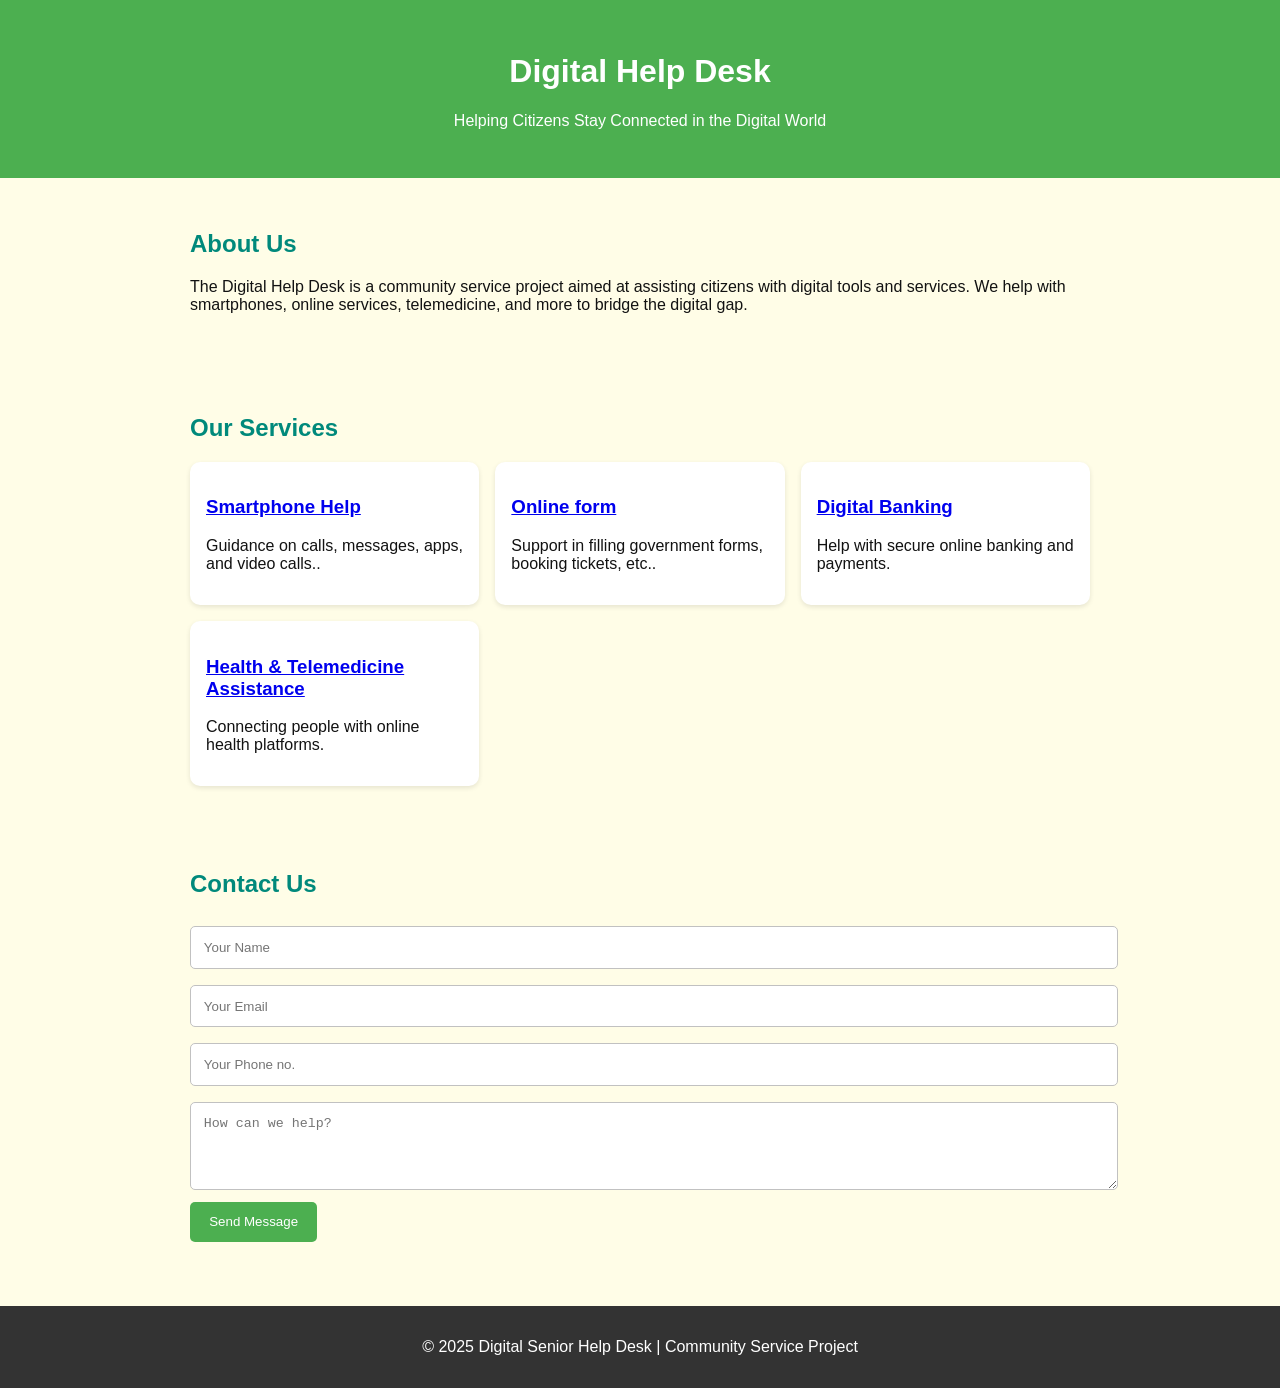
<file: index.html>
<!DOCTYPE html>
<html lang="en">
<head>
  <meta charset="UTF-8">
  <meta name="viewport" content="width=device-width, initial-scale=1.0">
  <title>Digital Help Desk</title>
  <link rel="stylesheet" href="styles.css">
</head>
<body>
  <header>
    <h1>Digital Help Desk</h1>
    <p>Helping Citizens Stay Connected in the Digital World</p>
  </header>

  <section>
    <h2>About Us</h2>
    <p>The Digital Help Desk is a community service project aimed at assisting citizens with digital tools and services. We help with smartphones, online services, telemedicine, and more to bridge the digital gap.</p>
  </section>

  <section>
    <h2>Our Services</h2>
    <div class="services">
      <div class="card">
  <h3><a href="smartphone.html">Smartphone Help</a></h3>
  <p>Guidance on calls, messages, apps, and video calls..</p>
</div>

      <div class="card">
         <h3><a href="onlineform.html">Online form</a></h3>
             <p>Support in filling government forms, booking tickets, etc..</p>
    </div>

      <div class="card">
        <h3><a href="bank.html">Digital Banking</a></h3>
             <p>Help with secure online banking and payments.</p>
    </div>
      <div class="card">
        <h3><a href="telemed.html">Health & Telemedicine Assistance</a></h3>
             <p>Connecting people with online health platforms.</p>
    </div>

    </div>
  </section>

  <section>
    <h2>Contact Us</h2>
    <form class="contact-form">
      <input type="text" placeholder="Your Name" required>
      <input type="email" placeholder="Your Email" required>
      <input type="email" placeholder="Your Phone no." required>
      <textarea rows="4" placeholder="How can we help?" required></textarea>
      <button type="submit">Send Message</button>
    </form>
  </section>

  <footer>
    <p>© 2025 Digital Senior Help Desk | Community Service Project</p>
  </footer>
</body>
</html>
</file>
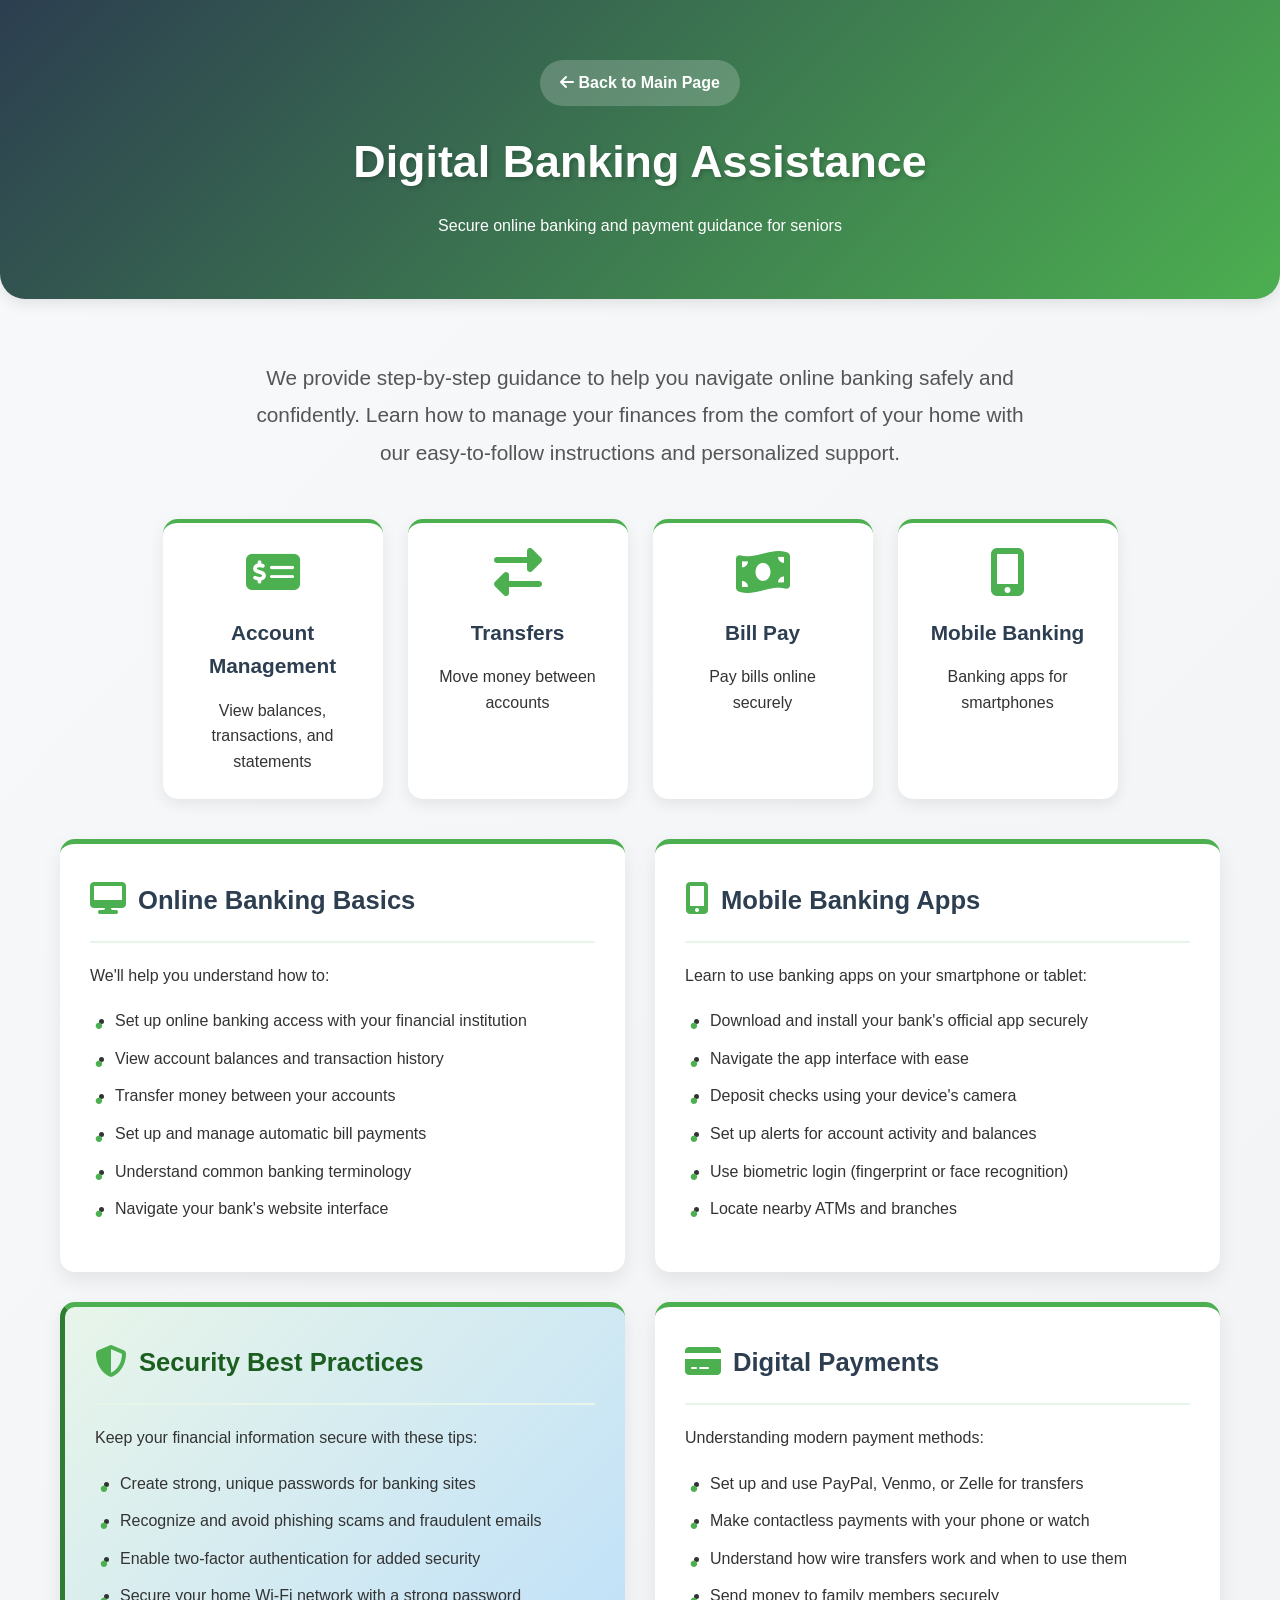
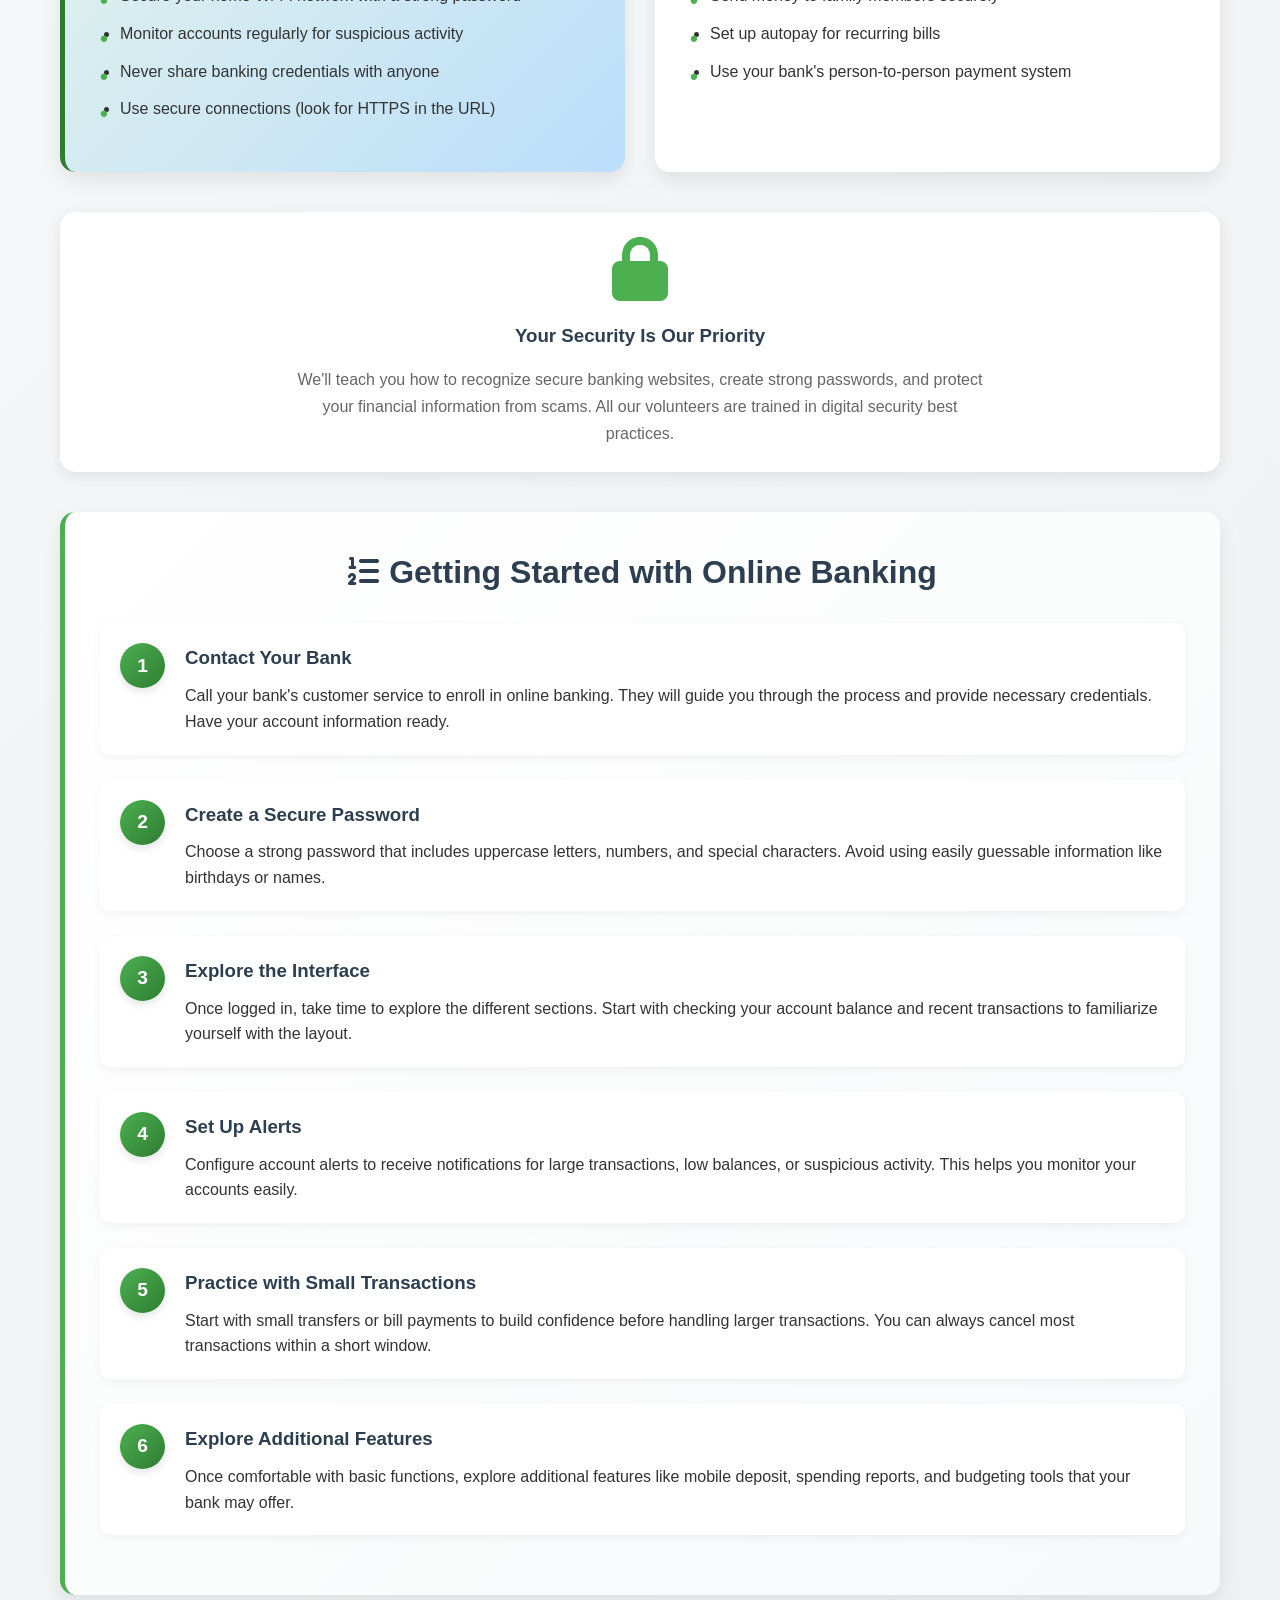
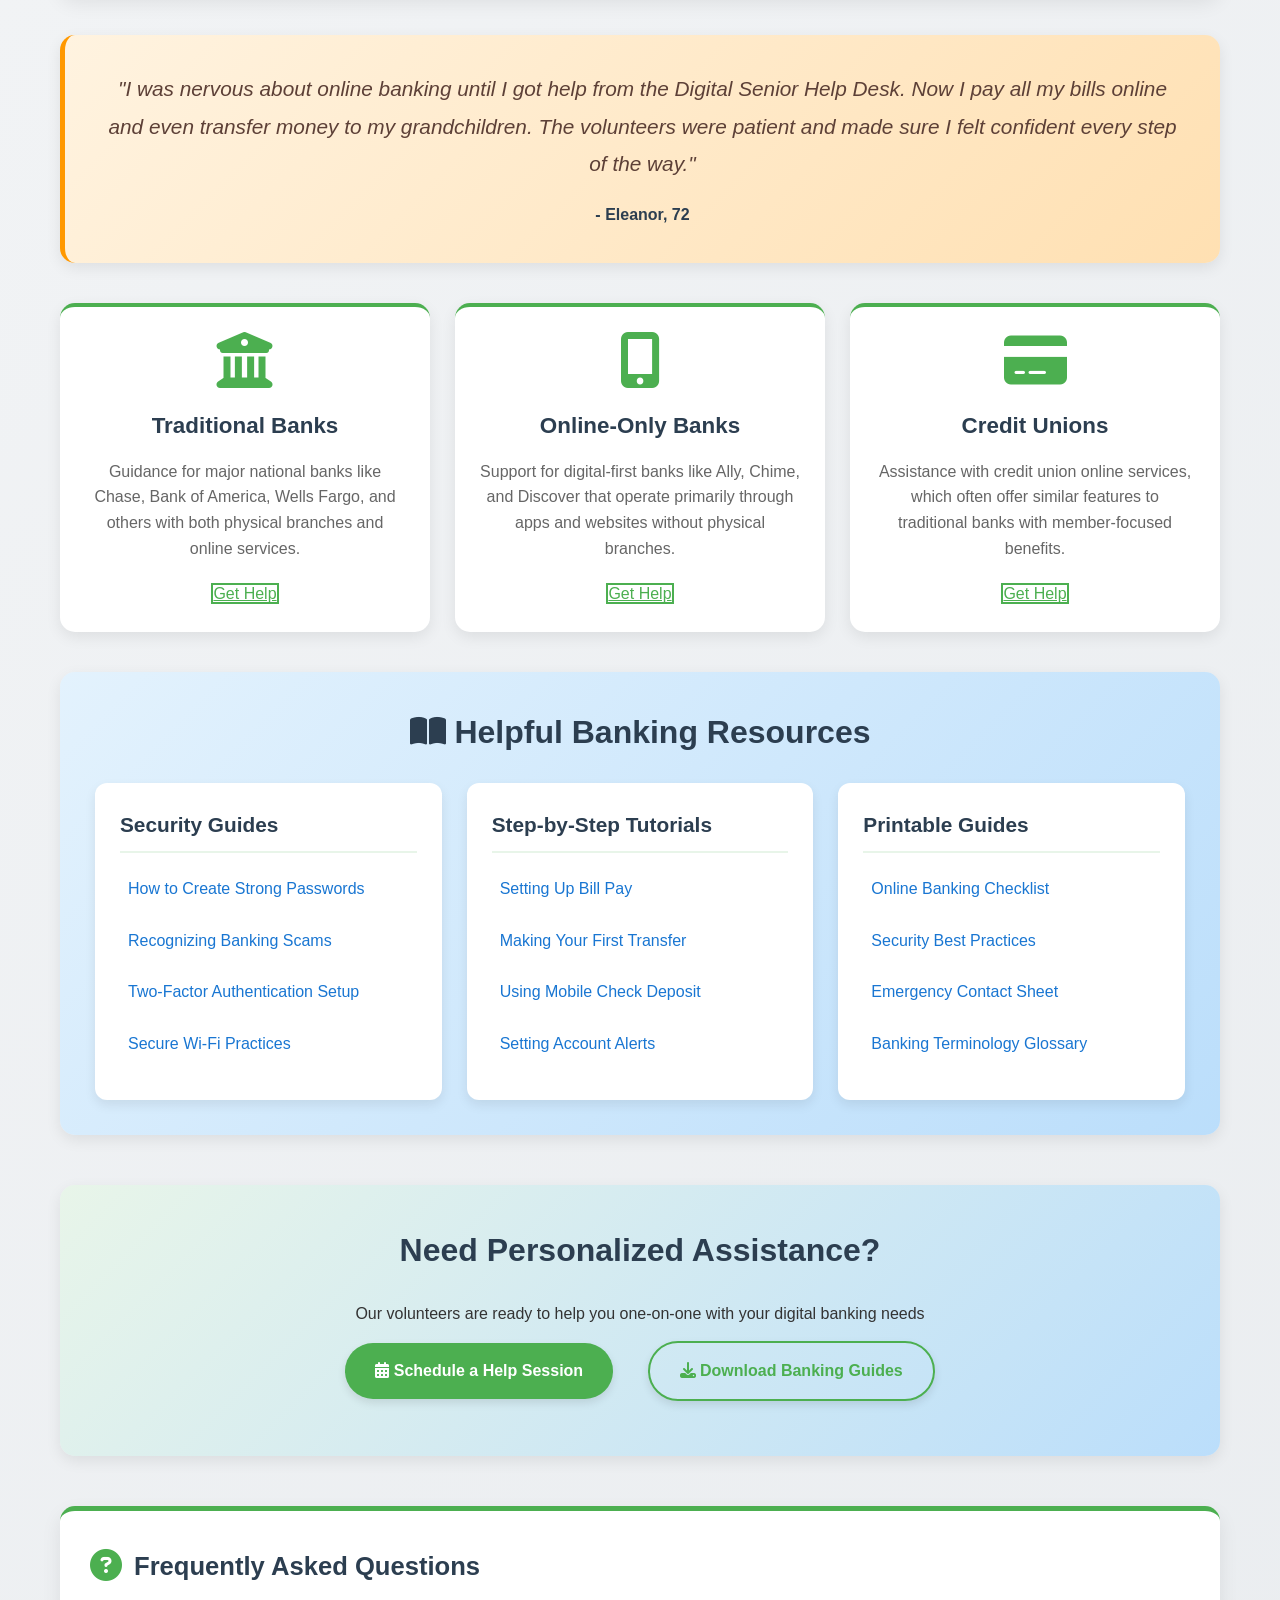
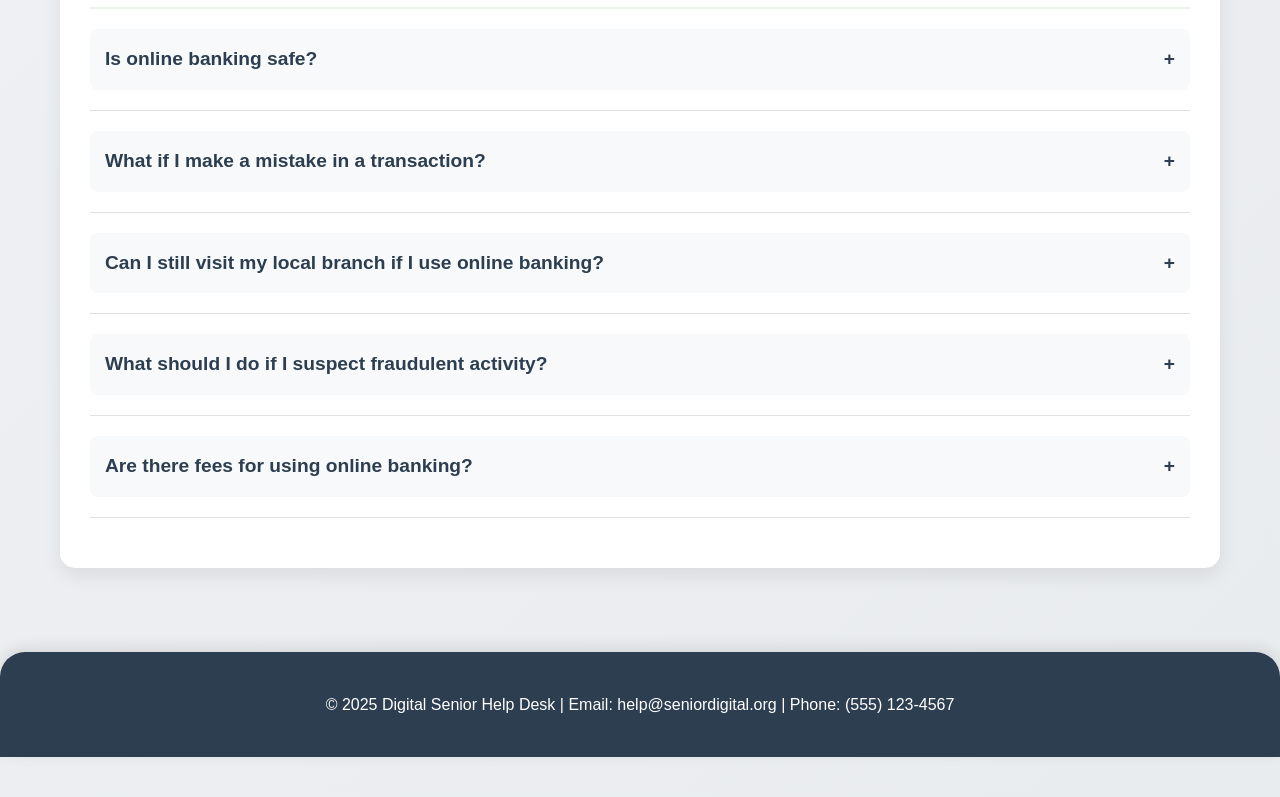
<file: bank.html>
<!DOCTYPE html>
<html lang="en">
<head>
    <meta charset="UTF-8">
    <meta name="viewport" content="width=device-width, initial-scale=1.0">
    <title>Digital Banking Assistance | Senior Help Desk</title>
    <link rel="stylesheet" href="https://cdnjs.cloudflare.com/ajax/libs/font-awesome/6.4.0/css/all.min.css">
    <style>
        * {
            margin: 0;
            padding: 0;
            box-sizing: border-box;
        }
        
        body {
            font-family: 'Segoe UI', Tahoma, Geneva, Verdana, sans-serif;
            line-height: 1.6;
            color: #333;
            background: linear-gradient(135deg, #f8f9fa 0%, #e9ecef 100%);
            padding-bottom: 40px;
            min-height: 100vh;
        }
        
        .container {
            max-width: 1200px;
            margin: 0 auto;
            padding: 20px;
        }
        
        header {
            background: linear-gradient(135deg, #2c3e50 0%, #4CAF50 100%);
            color: white;
            padding: 2.5rem;
            text-align: center;
            border-radius: 0 0 25px 25px;
            box-shadow: 0 4px 15px rgba(0,0,0,0.1);
            margin-bottom: 2.5rem;
        }
        
        .back-button {
            display: inline-block;
            margin-bottom: 20px;
            color: white;
            text-decoration: none;
            font-weight: bold;
            padding: 10px 20px;
            background-color: rgba(255, 255, 255, 0.2);
            border-radius: 50px;
            transition: all 0.3s ease;
        }
        
        .back-button:hover {
            background-color: rgba(255, 255, 255, 0.3);
            transform: translateY(-2px);
        }
        
        h1 {
            font-size: 2.8rem;
            margin-bottom: 1rem;
            text-shadow: 2px 2px 4px rgba(0,0,0,0.2);
        }
        
        .intro {
            text-align: center;
            margin-bottom: 3rem;
        }
        
        .intro p {
            font-size: 1.3rem;
            max-width: 800px;
            margin: 0 auto;
            color: #555;
            line-height: 1.8;
        }
        
        .content-grid {
            display: grid;
            grid-template-columns: 1fr 1fr;
            gap: 30px;
            margin-bottom: 40px;
        }
        
        @media (max-width: 900px) {
            .content-grid {
                grid-template-columns: 1fr;
            }
        }
        
        .card {
            background: white;
            border-radius: 15px;
            padding: 30px;
            box-shadow: 0 8px 20px rgba(0,0,0,0.08);
            transition: all 0.3s ease;
            border-top: 5px solid #4CAF50;
        }
        
        .card:hover {
            transform: translateY(-8px);
            box-shadow: 0 12px 25px rgba(0,0,0,0.12);
        }
        
        .card h3 {
            color: #2c3e50;
            margin-bottom: 20px;
            font-size: 1.6rem;
            display: flex;
            align-items: center;
            padding-bottom: 15px;
            border-bottom: 2px solid #e8f5e9;
        }
        
        .card h3 .icon {
            margin-right: 12px;
            font-size: 2rem;
            color: #4CAF50;
        }
        
        .card ul {
            padding-left: 25px;
            margin: 20px 0;
        }
        
        .card li {
            margin-bottom: 12px;
            position: relative;
        }
        
        .card li:before {
            content: "•";
            color: #4CAF50;
            font-weight: bold;
            position: absolute;
            left: -20px;
            font-size: 1.4rem;
        }
        
        .security-tips {
            background: linear-gradient(135deg, #E8F5E9 0%, #BBDEFB 100%);
            border-left: 5px solid #2E7D32;
        }
        
        .security-tips h3 {
            color: #1B5E20;
        }
        
        .help-section {
            background: linear-gradient(135deg, #E8F5E9 0%, #BBDEFB 100%);
            padding: 40px;
            border-radius: 15px;
            margin: 50px 0;
            text-align: center;
            box-shadow: 0 5px 15px rgba(0,0,0,0.08);
        }
        
        .help-section h2 {
            color: #2c3e50;
            margin-bottom: 25px;
            font-size: 2rem;
        }
        
        .btn {
            display: inline-block;
            background: #4CAF50;
            color: white;
            padding: 15px 30px;
            border-radius: 50px;
            text-decoration: none;
            font-weight: bold;
            margin: 15px;
            transition: all 0.3s ease;
            box-shadow: 0 4px 8px rgba(0,0,0,0.1);
        }
        
        .btn:hover {
            background: #2E7D32;
            transform: translateY(-3px);
            box-shadow: 0 8px 15px rgba(0,0,0,0.15);
        }
        
        .btn-outline {
            background: transparent;
            border: 2px solid #4CAF50;
            color: #4CAF50;
        }
        
        .btn-outline:hover {
            background: #4CAF50;
            color: white;
        }
        
        .step-by-step {
            background: linear-gradient(135deg, #ffffff 0%, #f8f9fa 100%);
            border-radius: 15px;
            padding: 35px;
            margin: 40px 0;
            box-shadow: 0 8px 20px rgba(0,0,0,0.08);
            border-left: 5px solid #4CAF50;
        }
        
        .step-by-step h2 {
            color: #2c3e50;
            margin-bottom: 25px;
            text-align: center;
            font-size: 2rem;
        }
        
        .step {
            display: flex;
            margin-bottom: 25px;
            align-items: flex-start;
            background: white;
            padding: 20px;
            border-radius: 10px;
            box-shadow: 0 3px 10px rgba(0,0,0,0.05);
        }
        
        .step-number {
            background: linear-gradient(135deg, #4CAF50 0%, #2E7D32 100%);
            color: white;
            width: 45px;
            height: 45px;
            border-radius: 50%;
            display: flex;
            justify-content: center;
            align-items: center;
            font-weight: bold;
            margin-right: 20px;
            flex-shrink: 0;
            font-size: 1.2rem;
            box-shadow: 0 4px 8px rgba(0,0,0,0.1);
        }
        
        .step-content {
            flex: 1;
        }
        
        .step-content h3 {
            color: #2c3e50;
            margin-bottom: 10px;
        }
        
        footer {
            text-align: center;
            background: #2c3e50;
            color: white;
            padding: 2.5rem;
            margin-top: 4rem;
            border-radius: 25px 25px 0 0;
            box-shadow: 0 -4px 15px rgba(0,0,0,0.1);
        }
        
        .faq-item {
            margin-bottom: 20px;
            border-bottom: 1px solid #e0e0e0;
            padding-bottom: 20px;
        }
        
        .faq-question {
            font-weight: bold;
            color: #2c3e50;
            cursor: pointer;
            display: flex;
            justify-content: space-between;
            align-items: center;
            font-size: 1.2rem;
            padding: 15px;
            background: #f8f9fa;
            border-radius: 8px;
            transition: all 0.3s ease;
        }
        
        .faq-question:hover {
            background: #e9ecef;
        }
        
        .faq-answer {
            margin-top: 15px;
            padding: 0 15px;
            color: #555;
            line-height: 1.7;
            display: none;
        }
        
        .banking-services {
            display: flex;
            justify-content: center;
            flex-wrap: wrap;
            gap: 25px;
            margin: 40px 0;
        }
        
        .service {
            background: white;
            padding: 25px;
            border-radius: 15px;
            width: 220px;
            text-align: center;
            box-shadow: 0 5px 15px rgba(0,0,0,0.08);
            transition: all 0.3s ease;
            border-top: 4px solid #4CAF50;
        }
        
        .service:hover {
            transform: translateY(-8px);
            box-shadow: 0 12px 20px rgba(0,0,0,0.12);
        }
        
        .service i {
            font-size: 3rem;
            color: #4CAF50;
            margin-bottom: 20px;
        }
        
        .service h4 {
            color: #2c3e50;
            margin-bottom: 15px;
            font-size: 1.3rem;
        }
        
        .resources {
            background: linear-gradient(135deg, #E3F2FD 0%, #BBDEFB 100%);
            padding: 35px;
            border-radius: 15px;
            margin: 40px 0;
            box-shadow: 0 5px 15px rgba(0,0,0,0.08);
        }
        
        .resources h2 {
            color: #2c3e50;
            margin-bottom: 25px;
            text-align: center;
            font-size: 2rem;
        }
        
        .resource-list {
            display: grid;
            grid-template-columns: repeat(auto-fit, minmax(300px, 1fr));
            gap: 25px;
        }
        
        .resource-item {
            background: white;
            padding: 25px;
            border-radius: 12px;
            box-shadow: 0 5px 12px rgba(0,0,0,0.08);
            transition: all 0.3s ease;
        }
        
        .resource-item:hover {
            transform: translateY(-5px);
        }
        
        .resource-item h4 {
            color: #2c3e50;
            margin-bottom: 15px;
            font-size: 1.3rem;
            border-bottom: 2px solid #e8f5e9;
            padding-bottom: 10px;
        }
        
        .resource-item a {
            color: #1976D2;
            text-decoration: none;
            display: block;
            margin: 10px 0;
            transition: all 0.3s ease;
            padding: 8px;
            border-radius: 5px;
        }
        
        .resource-item a:hover {
            background: #f0f4f8;
            padding-left: 12px;
        }
        
        .platforms {
            display: grid;
            grid-template-columns: repeat(auto-fit, minmax(280px, 1fr));
            gap: 25px;
            margin: 40px 0;
        }
        
        .platform {
            background: white;
            padding: 25px;
            border-radius: 15px;
            box-shadow: 0 5px 15px rgba(0,0,0,0.08);
            text-align: center;
            transition: all 0.3s ease;
            border-top: 4px solid #4CAF50;
        }
        
        .platform:hover {
            transform: translateY(-5px);
            box-shadow: 0 10px 20px rgba(0,0,0,0.12);
        }
        
        .platform i {
            font-size: 3.5rem;
            color: #4CAF50;
            margin-bottom: 20px;
        }
        
        .platform h4 {
            color: #2c3e50;
            margin-bottom: 15px;
            font-size: 1.4rem;
        }
        
        .platform p {
            color: #666;
            margin-bottom: 20px;
            line-height: 1.6;
        }
        
        .testimonial {
            background: linear-gradient(135deg, #FFF3E0 0%, #FFE0B2 100%);
            padding: 35px;
            border-radius: 15px;
            margin: 40px 0;
            text-align: center;
            font-style: italic;
            box-shadow: 0 5px 15px rgba(0,0,0,0.08);
            border-left: 5px solid #FF9800;
        }
        
        .testimonial p {
            font-size: 1.3rem;
            margin-bottom: 20px;
            line-height: 1.8;
            color: #5D4037;
        }
        
        .testimonial .author {
            font-weight: bold;
            color: #2c3e50;
            font-style: normal;
        }
        
        .security-badge {
            text-align: center;
            margin: 40px 0;
            padding: 25px;
            background: white;
            border-radius: 15px;
            box-shadow: 0 5px 15px rgba(0,0,0,0.08);
        }
        
        .security-badge i {
            font-size: 4rem;
            color: #4CAF50;
            margin-bottom: 20px;
        }
        
        .security-badge h3 {
            color: #2c3e50;
            margin-bottom: 15px;
        }
        
        .security-badge p {
            color: #666;
            max-width: 700px;
            margin: 0 auto;
            line-height: 1.7;
        }
    </style>
</head>
<body>
    <header>
        <div class="container">
            <a href="index.html" class="back-button"><i class="fas fa-arrow-left"></i> Back to Main Page</a>
            <h1>Digital Banking Assistance</h1>
            <p>Secure online banking and payment guidance for seniors</p>
        </div>
    </header>

    <div class="container">
        <div class="intro">
            <p>We provide step-by-step guidance to help you navigate online banking safely and confidently. Learn how to manage your finances from the comfort of your home with our easy-to-follow instructions and personalized support.</p>
        </div>

        <div class="banking-services">
            <div class="service">
                <i class="fas fa-money-check-alt"></i>
                <h4>Account Management</h4>
                <p>View balances, transactions, and statements</p>
            </div>
            <div class="service">
                <i class="fas fa-exchange-alt"></i>
                <h4>Transfers</h4>
                <p>Move money between accounts</p>
            </div>
            <div class="service">
                <i class="fas fa-money-bill-wave"></i>
                <h4>Bill Pay</h4>
                <p>Pay bills online securely</p>
            </div>
            <div class="service">
                <i class="fas fa-mobile-alt"></i>
                <h4>Mobile Banking</h4>
                <p>Banking apps for smartphones</p>
            </div>
        </div>

        <div class="content-grid">
            <div class="card">
                <h3><span class="icon"><i class="fas fa-desktop"></i></span> Online Banking Basics</h3>
                <p>We'll help you understand how to:</p>
                <ul>
                    <li>Set up online banking access with your financial institution</li>
                    <li>View account balances and transaction history</li>
                    <li>Transfer money between your accounts</li>
                    <li>Set up and manage automatic bill payments</li>
                    <li>Understand common banking terminology</li>
                    <li>Navigate your bank's website interface</li>
                </ul>
            </div>

            <div class="card">
                <h3><span class="icon"><i class="fas fa-mobile-alt"></i></span> Mobile Banking Apps</h3>
                <p>Learn to use banking apps on your smartphone or tablet:</p>
                <ul>
                    <li>Download and install your bank's official app securely</li>
                    <li>Navigate the app interface with ease</li>
                    <li>Deposit checks using your device's camera</li>
                    <li>Set up alerts for account activity and balances</li>
                    <li>Use biometric login (fingerprint or face recognition)</li>
                    <li>Locate nearby ATMs and branches</li>
                </ul>
            </div>

            <div class="card security-tips">
                <h3><span class="icon"><i class="fas fa-shield-alt"></i></span> Security Best Practices</h3>
                <p>Keep your financial information secure with these tips:</p>
                <ul>
                    <li>Create strong, unique passwords for banking sites</li>
                    <li>Recognize and avoid phishing scams and fraudulent emails</li>
                    <li>Enable two-factor authentication for added security</li>
                    <li>Secure your home Wi-Fi network with a strong password</li>
                    <li>Monitor accounts regularly for suspicious activity</li>
                    <li>Never share banking credentials with anyone</li>
                    <li>Use secure connections (look for HTTPS in the URL)</li>
                </ul>
            </div>

            <div class="card">
                <h3><span class="icon"><i class="fas fa-credit-card"></i></span> Digital Payments</h3>
                <p>Understanding modern payment methods:</p>
                <ul>
                    <li>Set up and use PayPal, Venmo, or Zelle for transfers</li>
                    <li>Make contactless payments with your phone or watch</li>
                    <li>Understand how wire transfers work and when to use them</li>
                    <li>Send money to family members securely</li>
                    <li>Set up autopay for recurring bills</li>
                    <li>Use your bank's person-to-person payment system</li>
                </ul>
            </div>
        </div>

        <div class="security-badge">
            <i class="fas fa-lock"></i>
            <h3>Your Security Is Our Priority</h3>
            <p>We'll teach you how to recognize secure banking websites, create strong passwords, and protect your financial information from scams. All our volunteers are trained in digital security best practices.</p>
        </div>

        <div class="step-by-step">
            <h2><i class="fas fa-list-ol"></i> Getting Started with Online Banking</h2>
            
            <div class="step">
                <div class="step-number">1</div>
                <div class="step-content">
                    <h3>Contact Your Bank</h3>
                    <p>Call your bank's customer service to enroll in online banking. They will guide you through the process and provide necessary credentials. Have your account information ready.</p>
                </div>
            </div>
            
            <div class="step">
                <div class="step-number">2</div>
                <div class="step-content">
                    <h3>Create a Secure Password</h3>
                    <p>Choose a strong password that includes uppercase letters, numbers, and special characters. Avoid using easily guessable information like birthdays or names.</p>
                </div>
            </div>
            
            <div class="step">
                <div class="step-number">3</div>
                <div class="step-content">
                    <h3>Explore the Interface</h3>
                    <p>Once logged in, take time to explore the different sections. Start with checking your account balance and recent transactions to familiarize yourself with the layout.</p>
                </div>
            </div>
            
            <div class="step">
                <div class="step-number">4</div>
                <div class="step-content">
                    <h3>Set Up Alerts</h3>
                    <p>Configure account alerts to receive notifications for large transactions, low balances, or suspicious activity. This helps you monitor your accounts easily.</p>
                </div>
            </div>
            
            <div class="step">
                <div class="step-number">5</div>
                <div class="step-content">
                    <h3>Practice with Small Transactions</h3>
                    <p>Start with small transfers or bill payments to build confidence before handling larger transactions. You can always cancel most transactions within a short window.</p>
                </div>
            </div>
            
            <div class="step">
                <div class="step-number">6</div>
                <div class="step-content">
                    <h3>Explore Additional Features</h3>
                    <p>Once comfortable with basic functions, explore additional features like mobile deposit, spending reports, and budgeting tools that your bank may offer.</p>
                </div>
            </div>
        </div>

        <div class="testimonial">
            <p>"I was nervous about online banking until I got help from the Digital Senior Help Desk. Now I pay all my bills online and even transfer money to my grandchildren. The volunteers were patient and made sure I felt confident every step of the way."</p>
            <div class="author">- Eleanor, 72</div>
        </div>

        <div class="platforms">
            <div class="platform">
                <i class="fas fa-university"></i>
                <h4>Traditional Banks</h4>
                <p>Guidance for major national banks like Chase, Bank of America, Wells Fargo, and others with both physical branches and online services.</p>
                <a href="#" class="btn-outline">Get Help</a>
            </div>
            <div class="platform">
                <i class="fas fa-mobile-alt"></i>
                <h4>Online-Only Banks</h4>
                <p>Support for digital-first banks like Ally, Chime, and Discover that operate primarily through apps and websites without physical branches.</p>
                <a href="#" class="btn-outline">Get Help</a>
            </div>
            <div class="platform">
                <i class="fas fa-credit-card"></i>
                <h4>Credit Unions</h4>
                <p>Assistance with credit union online services, which often offer similar features to traditional banks with member-focused benefits.</p>
                <a href="#" class="btn-outline">Get Help</a>
            </div>
        </div>

        <div class="resources">
            <h2><i class="fas fa-book-open"></i> Helpful Banking Resources</h2>
            <div class="resource-list">
                <div class="resource-item">
                    <h4>Security Guides</h4>
                    <a href="#">How to Create Strong Passwords</a>
                    <a href="#">Recognizing Banking Scams</a>
                    <a href="#">Two-Factor Authentication Setup</a>
                    <a href="#">Secure Wi-Fi Practices</a>
                </div>
                <div class="resource-item">
                    <h4>Step-by-Step Tutorials</h4>
                    <a href="#">Setting Up Bill Pay</a>
                    <a href="#">Making Your First Transfer</a>
                    <a href="#">Using Mobile Check Deposit</a>
                    <a href="#">Setting Account Alerts</a>
                </div>
                <div class="resource-item">
                    <h4>Printable Guides</h4>
                    <a href="#">Online Banking Checklist</a>
                    <a href="#">Security Best Practices</a>
                    <a href="#">Emergency Contact Sheet</a>
                    <a href="#">Banking Terminology Glossary</a>
                </div>
            </div>
        </div>

        <div class="help-section">
            <h2>Need Personalized Assistance?</h2>
            <p>Our volunteers are ready to help you one-on-one with your digital banking needs</p>
            <div>
                <a href="#" class="btn"><i class="fas fa-calendar-alt"></i> Schedule a Help Session</a>
                <a href="#" class="btn btn-outline"><i class="fas fa-download"></i> Download Banking Guides</a>
            </div>
        </div>

        <div class="card">
            <h3><span class="icon"><i class="fas fa-question-circle"></i></span> Frequently Asked Questions</h3>
            
            <div class="faq-item">
                <div class="faq-question">Is online banking safe? <span>+</span></div>
                <div class="faq-answer">
                    <p>When proper security measures are followed, online banking is very safe. Banks use encryption and other security technologies to protect your information. We'll teach you how to recognize secure websites (look for "https://" and a padlock icon in the address bar) and avoid common scams. Additionally, most banks offer fraud protection guarantees for online banking.</p>
                </div>
            </div>
            
            <div class="faq-item">
                <div class="faq-question">What if I make a mistake in a transaction? <span>+</span></div>
                <div class="faq-answer">
                    <p>Most banking transactions can be reviewed before finalizing, and many can be canceled if done promptly. For example, bill payments can often be canceled up to a certain time before the processing date. Transfers between your own accounts can typically be reversed within a short window. We'll show you how to double-check transactions and where to find help if you encounter problems.</p>
                </div>
            </div>
            
            <div class="faq-item">
                <div class="faq-question">Can I still visit my local branch if I use online banking? <span>+</span></div>
                <div class="faq-answer">
                    <p>Yes, online banking doesn't eliminate traditional banking methods. You can still visit branches, use ATMs, and speak with tellers while enjoying the convenience of online services for other transactions. Many people use a combination of both based on their needs and comfort level.</p>
                </div>
            </div>
            
            <div class="faq-item">
                <div class="faq-question">What should I do if I suspect fraudulent activity? <span>+</span></div>
                <div class="faq-answer">
                    <p>Contact your bank immediately if you notice any suspicious activity. Most banks have 24/7 fraud hotlines. We can help you recognize signs of fraud and take appropriate action. It's also important to monitor your accounts regularly and set up alerts for unusual activity.</p>
                </div>
            </div>
            
            <div class="faq-item">
                <div class="faq-question">Are there fees for using online banking? <span>+</span></div>
                <div class="faq-answer">
                    <p>Most banks do not charge fees for basic online banking services like viewing accounts, transferring money between your accounts, or paying bills. Some may charge for expedited payments or wire transfers. We can help you understand your bank's specific fee structure.</p>
                </div>
            </div>
        </div>
    </div>

    <footer>
        <p>© 2025 Digital Senior Help Desk | Email: help@seniordigital.org | Phone: (555) 123-4567</p>
    </footer>

    <script>
        // Simple FAQ toggle functionality
        document.querySelectorAll('.faq-question').forEach(question => {
            question.addEventListener('click', () => {
                const answer = question.nextElementSibling;
                const isVisible = answer.style.display === 'block';
                
                answer.style.display = isVisible ? 'none' : 'block';
                question.querySelector('span').textContent = isVisible ? '+' : '-';
            });
        });
    </script>
</body>
</html>
</file>
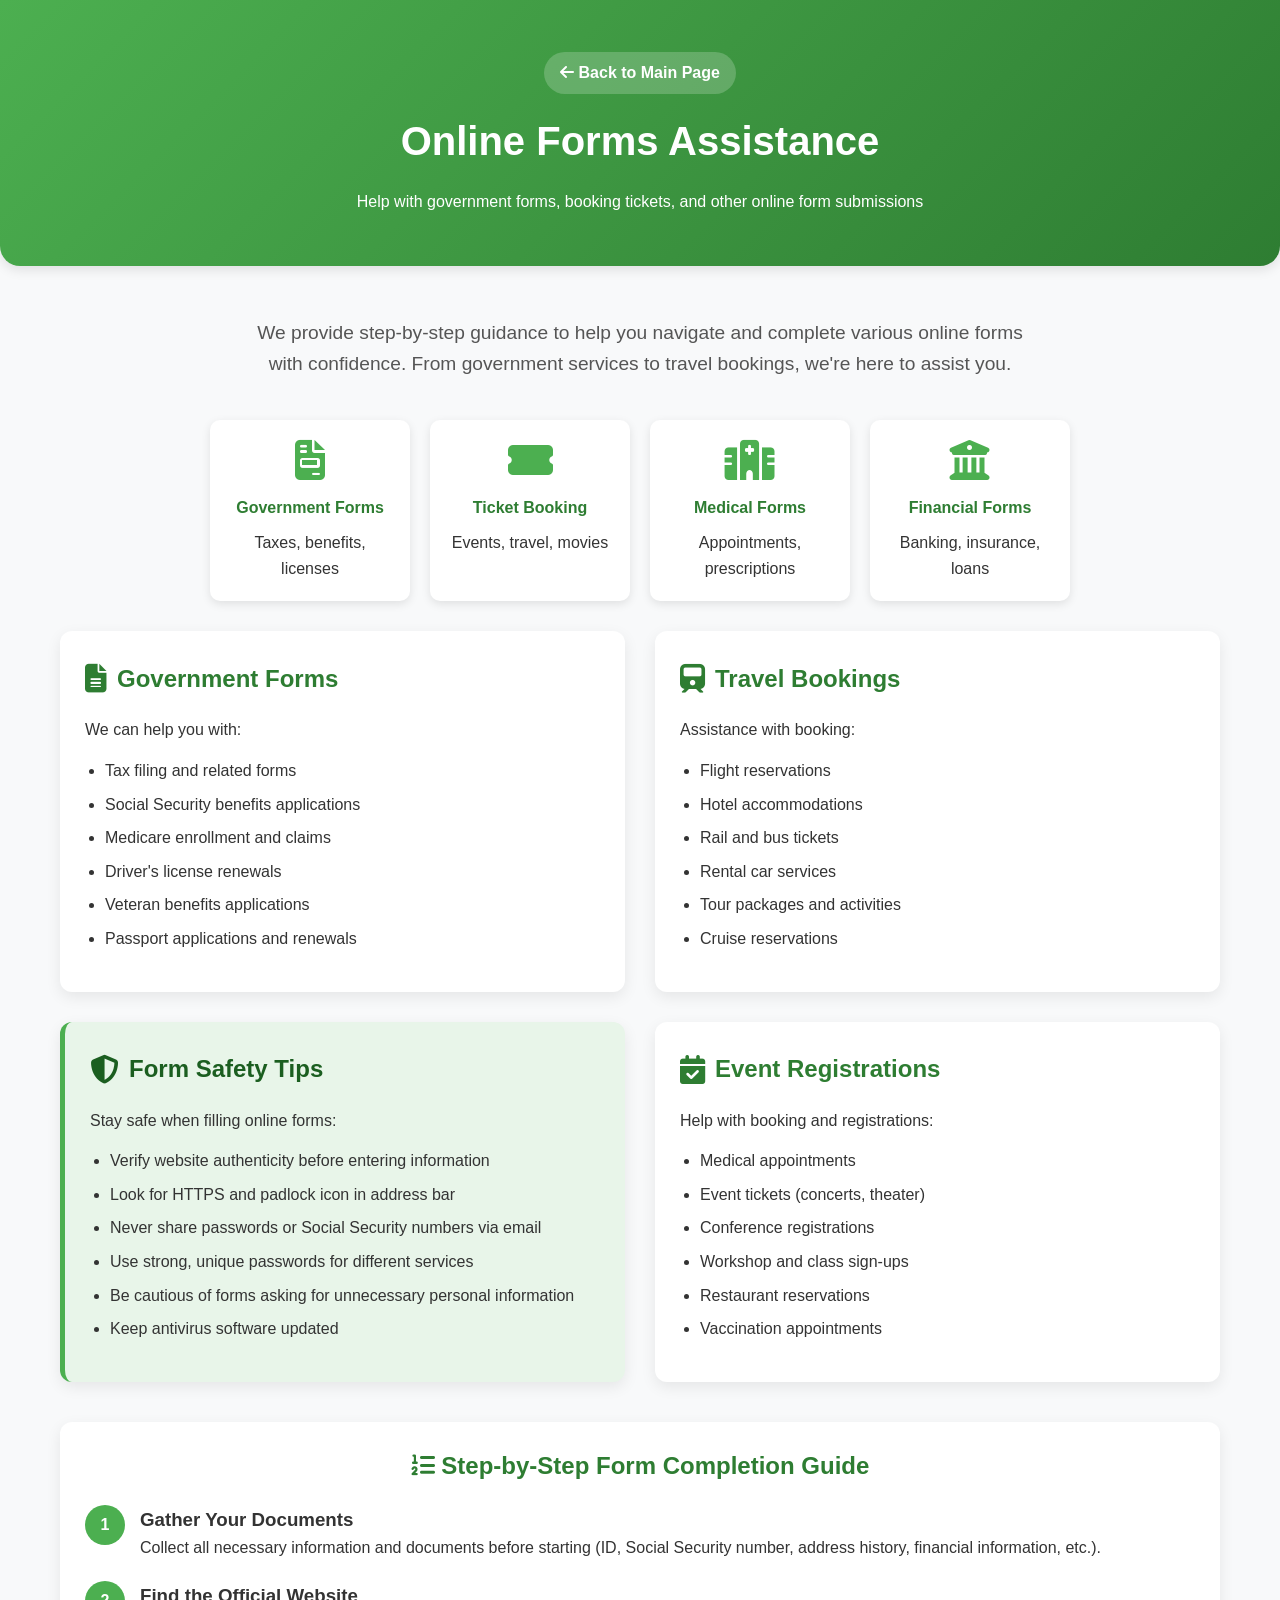
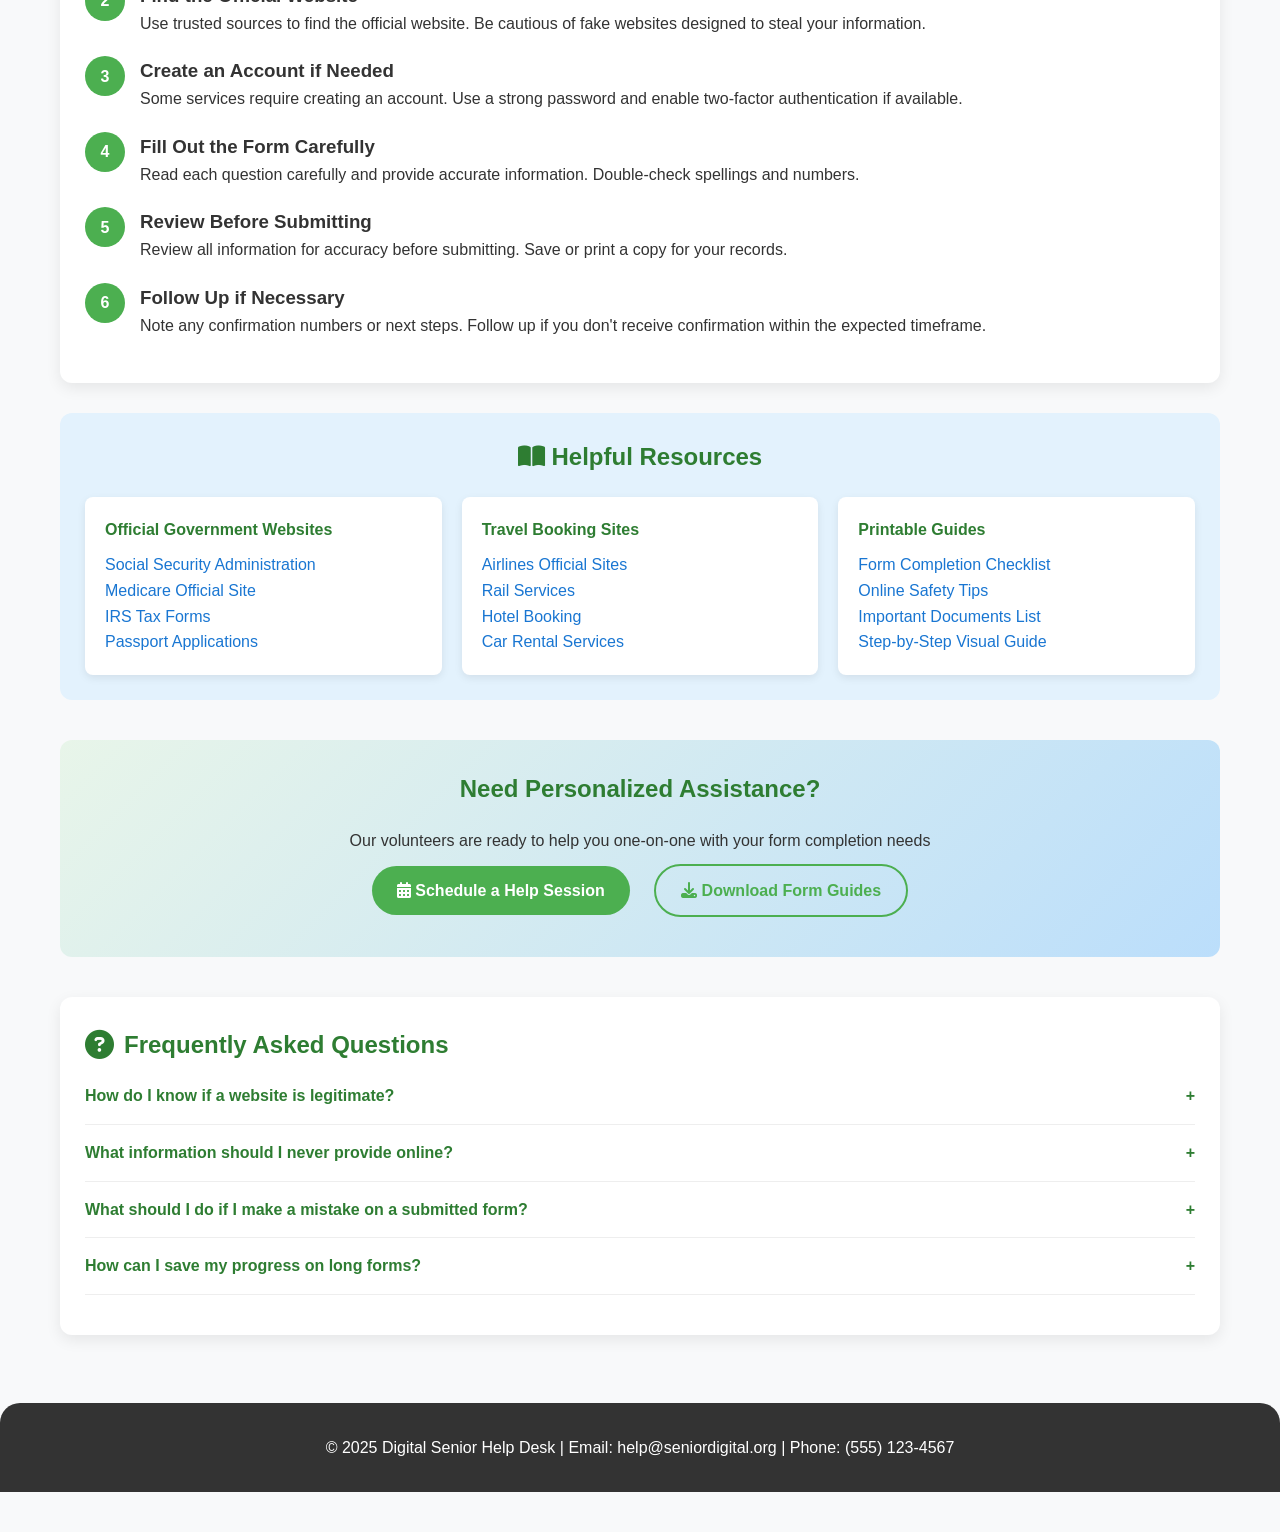
<file: onlineform.html>
<!DOCTYPE html>
<html lang="en">
<head>
    <meta charset="UTF-8">
    <meta name="viewport" content="width=device-width, initial-scale=1.0">
    <title>Online Forms Assistance | Senior Help Desk</title>
    <link rel="stylesheet" href="https://cdnjs.cloudflare.com/ajax/libs/font-awesome/6.4.0/css/all.min.css">
    <style>
        * {
            margin: 0;
            padding: 0;
            box-sizing: border-box;
        }
        
        body {
            font-family: 'Segoe UI', Tahoma, Geneva, Verdana, sans-serif;
            line-height: 1.6;
            color: #333;
            background-color: #f8f9fa;
            padding-bottom: 40px;
        }
        
        .container {
            max-width: 1200px;
            margin: 0 auto;
            padding: 20px;
        }
        
        header {
            background: linear-gradient(135deg, #4CAF50 0%, #2E7D32 100%);
            color: white;
            padding: 2rem;
            text-align: center;
            border-radius: 0 0 20px 20px;
            box-shadow: 0 4px 12px rgba(0,0,0,0.1);
            margin-bottom: 2rem;
        }
        
        .back-button {
            display: inline-block;
            margin-bottom: 15px;
            color: white;
            text-decoration: none;
            font-weight: bold;
            padding: 8px 16px;
            background-color: rgba(255, 255, 255, 0.2);
            border-radius: 50px;
            transition: all 0.3s ease;
        }
        
        .back-button:hover {
            background-color: rgba(255, 255, 255, 0.3);
        }
        
        h1 {
            font-size: 2.5rem;
            margin-bottom: 1rem;
        }
        
        .intro {
            text-align: center;
            margin-bottom: 2.5rem;
        }
        
        .intro p {
            font-size: 1.2rem;
            max-width: 800px;
            margin: 0 auto;
            color: #555;
        }
        
        .content-grid {
            display: grid;
            grid-template-columns: 1fr 1fr;
            gap: 30px;
            margin-bottom: 40px;
        }
        
        @media (max-width: 768px) {
            .content-grid {
                grid-template-columns: 1fr;
            }
        }
        
        .card {
            background: white;
            border-radius: 12px;
            padding: 25px;
            box-shadow: 0 5px 15px rgba(0,0,0,0.08);
            transition: transform 0.3s ease;
        }
        
        .card:hover {
            transform: translateY(-5px);
        }
        
        .card h3 {
            color: #2E7D32;
            margin-bottom: 15px;
            font-size: 1.5rem;
            display: flex;
            align-items: center;
        }
        
        .card h3 .icon {
            margin-right: 10px;
            font-size: 1.8rem;
        }
        
        .card ul {
            padding-left: 20px;
            margin: 15px 0;
        }
        
        .card li {
            margin-bottom: 8px;
        }
        
        .security-tips {
            background-color: #E8F5E9;
            border-left: 5px solid #4CAF50;
        }
        
        .security-tips h3 {
            color: #1B5E20;
        }
        
        .help-section {
            background: linear-gradient(135deg, #E8F5E9 0%, #BBDEFB 100%);
            padding: 30px;
            border-radius: 12px;
            margin: 40px 0;
            text-align: center;
        }
        
        .help-section h2 {
            color: #2E7D32;
            margin-bottom: 20px;
        }
        
        .btn {
            display: inline-block;
            background: #4CAF50;
            color: white;
            padding: 12px 25px;
            border-radius: 50px;
            text-decoration: none;
            font-weight: bold;
            margin: 10px;
            transition: all 0.3s ease;
        }
        
        .btn:hover {
            background: #2E7D32;
            transform: translateY(-3px);
            box-shadow: 0 5px 15px rgba(0,0,0,0.1);
        }
        
        .btn-outline {
            background: transparent;
            border: 2px solid #4CAF50;
            color: #4CAF50;
        }
        
        .btn-outline:hover {
            background: #4CAF50;
            color: white;
        }
        
        .step-by-step {
            background-color: white;
            border-radius: 12px;
            padding: 25px;
            margin: 30px 0;
            box-shadow: 0 5px 15px rgba(0,0,0,0.08);
        }
        
        .step-by-step h2 {
            color: #2E7D32;
            margin-bottom: 20px;
            text-align: center;
        }
        
        .step {
            display: flex;
            margin-bottom: 20px;
            align-items: flex-start;
        }
        
        .step-number {
            background-color: #4CAF50;
            color: white;
            width: 40px;
            height: 40px;
            border-radius: 50%;
            display: flex;
            justify-content: center;
            align-items: center;
            font-weight: bold;
            margin-right: 15px;
            flex-shrink: 0;
        }
        
        .step-content {
            flex: 1;
        }
        
        footer {
            text-align: center;
            background: #333;
            color: white;
            padding: 2rem;
            margin-top: 3rem;
            border-radius: 20px 20px 0 0;
        }
        
        .faq-item {
            margin-bottom: 15px;
            border-bottom: 1px solid #eee;
            padding-bottom: 15px;
        }
        
        .faq-question {
            font-weight: bold;
            color: #2E7D32;
            cursor: pointer;
            display: flex;
            justify-content: space-between;
            align-items: center;
        }
        
        .faq-answer {
            margin-top: 10px;
            padding: 0 10px;
            color: #555;
            display: none;
        }
        
        .form-types {
            display: flex;
            justify-content: center;
            flex-wrap: wrap;
            gap: 20px;
            margin: 30px 0;
        }
        
        .form-type {
            background: white;
            padding: 20px;
            border-radius: 10px;
            width: 200px;
            text-align: center;
            box-shadow: 0 3px 10px rgba(0,0,0,0.1);
            transition: transform 0.3s ease;
        }
        
        .form-type:hover {
            transform: translateY(-5px);
        }
        
        .form-type i {
            font-size: 2.5rem;
            color: #4CAF50;
            margin-bottom: 15px;
        }
        
        .form-type h4 {
            color: #2E7D32;
            margin-bottom: 10px;
        }
        
        .resources {
            background: #E3F2FD;
            padding: 25px;
            border-radius: 12px;
            margin: 30px 0;
        }
        
        .resources h2 {
            color: #2E7D32;
            margin-bottom: 20px;
            text-align: center;
        }
        
        .resource-list {
            display: grid;
            grid-template-columns: repeat(auto-fit, minmax(300px, 1fr));
            gap: 20px;
        }
        
        .resource-item {
            background: white;
            padding: 20px;
            border-radius: 8px;
            box-shadow: 0 3px 8px rgba(0,0,0,0.08);
        }
        
        .resource-item h4 {
            color: #2E7D32;
            margin-bottom: 10px;
        }
        
        .resource-item a {
            color: #1976D2;
            text-decoration: none;
        }
        
        .resource-item a:hover {
            text-decoration: underline;
        }
    </style>
</head>
<body>
    <header>
        <div class="container">
            <a href="index.html" class="back-button"><i class="fas fa-arrow-left"></i> Back to Main Page</a>
            <h1>Online Forms Assistance</h1>
            <p>Help with government forms, booking tickets, and other online form submissions</p>
        </div>
    </header>

    <div class="container">
        <div class="intro">
            <p>We provide step-by-step guidance to help you navigate and complete various online forms with confidence. From government services to travel bookings, we're here to assist you.</p>
        </div>

        <div class="form-types">
            <div class="form-type">
                <i class="fas fa-file-invoice"></i>
                <h4>Government Forms</h4>
                <p>Taxes, benefits, licenses</p>
            </div>
            <div class="form-type">
                <i class="fas fa-ticket-alt"></i>
                <h4>Ticket Booking</h4>
                <p>Events, travel, movies</p>
            </div>
            <div class="form-type">
                <i class="fas fa-hospital"></i>
                <h4>Medical Forms</h4>
                <p>Appointments, prescriptions</p>
            </div>
            <div class="form-type">
                <i class="fas fa-university"></i>
                <h4>Financial Forms</h4>
                <p>Banking, insurance, loans</p>
            </div>
        </div>

        <div class="content-grid">
            <div class="card">
                <h3><span class="icon"><i class="fas fa-file-alt"></i></span> Government Forms</h3>
                <p>We can help you with:</p>
                <ul>
                    <li>Tax filing and related forms</li>
                    <li>Social Security benefits applications</li>
                    <li>Medicare enrollment and claims</li>
                    <li>Driver's license renewals</li>
                    <li>Veteran benefits applications</li>
                    <li>Passport applications and renewals</li>
                </ul>
            </div>

            <div class="card">
                <h3><span class="icon"><i class="fas fa-train"></i></span> Travel Bookings</h3>
                <p>Assistance with booking:</p>
                <ul>
                    <li>Flight reservations</li>
                    <li>Hotel accommodations</li>
                    <li>Rail and bus tickets</li>
                    <li>Rental car services</li>
                    <li>Tour packages and activities</li>
                    <li>Cruise reservations</li>
                </ul>
            </div>

            <div class="card security-tips">
                <h3><span class="icon"><i class="fas fa-shield-alt"></i></span> Form Safety Tips</h3>
                <p>Stay safe when filling online forms:</p>
                <ul>
                    <li>Verify website authenticity before entering information</li>
                    <li>Look for HTTPS and padlock icon in address bar</li>
                    <li>Never share passwords or Social Security numbers via email</li>
                    <li>Use strong, unique passwords for different services</li>
                    <li>Be cautious of forms asking for unnecessary personal information</li>
                    <li>Keep antivirus software updated</li>
                </ul>
            </div>

            <div class="card">
                <h3><span class="icon"><i class="fas fa-calendar-check"></i></span> Event Registrations</h3>
                <p>Help with booking and registrations:</p>
                <ul>
                    <li>Medical appointments</li>
                    <li>Event tickets (concerts, theater)</li>
                    <li>Conference registrations</li>
                    <li>Workshop and class sign-ups</li>
                    <li>Restaurant reservations</li>
                    <li>Vaccination appointments</li>
                </ul>
            </div>
        </div>

        <div class="step-by-step">
            <h2><i class="fas fa-list-ol"></i> Step-by-Step Form Completion Guide</h2>
            
            <div class="step">
                <div class="step-number">1</div>
                <div class="step-content">
                    <h3>Gather Your Documents</h3>
                    <p>Collect all necessary information and documents before starting (ID, Social Security number, address history, financial information, etc.).</p>
                </div>
            </div>
            
            <div class="step">
                <div class="step-number">2</div>
                <div class="step-content">
                    <h3>Find the Official Website</h3>
                    <p>Use trusted sources to find the official website. Be cautious of fake websites designed to steal your information.</p>
                </div>
            </div>
            
            <div class="step">
                <div class="step-number">3</div>
                <div class="step-content">
                    <h3>Create an Account if Needed</h3>
                    <p>Some services require creating an account. Use a strong password and enable two-factor authentication if available.</p>
                </div>
            </div>
            
            <div class="step">
                <div class="step-number">4</div>
                <div class="step-content">
                    <h3>Fill Out the Form Carefully</h3>
                    <p>Read each question carefully and provide accurate information. Double-check spellings and numbers.</p>
                </div>
            </div>
            
            <div class="step">
                <div class="step-number">5</div>
                <div class="step-content">
                    <h3>Review Before Submitting</h3>
                    <p>Review all information for accuracy before submitting. Save or print a copy for your records.</p>
                </div>
            </div>
            
            <div class="step">
                <div class="step-number">6</div>
                <div class="step-content">
                    <h3>Follow Up if Necessary</h3>
                    <p>Note any confirmation numbers or next steps. Follow up if you don't receive confirmation within the expected timeframe.</p>
                </div>
            </div>
        </div>

        <div class="resources">
            <h2><i class="fas fa-book-open"></i> Helpful Resources</h2>
            <div class="resource-list">
                <div class="resource-item">
                    <h4>Official Government Websites</h4>
                    <p><a href="#">Social Security Administration</a></p>
                    <p><a href="#">Medicare Official Site</a></p>
                    <p><a href="#">IRS Tax Forms</a></p>
                    <p><a href="#">Passport Applications</a></p>
                </div>
                <div class="resource-item">
                    <h4>Travel Booking Sites</h4>
                    <p><a href="#">Airlines Official Sites</a></p>
                    <p><a href="#">Rail Services</a></p>
                    <p><a href="#">Hotel Booking</a></p>
                    <p><a href="#">Car Rental Services</a></p>
                </div>
                <div class="resource-item">
                    <h4>Printable Guides</h4>
                    <p><a href="#">Form Completion Checklist</a></p>
                    <p><a href="#">Online Safety Tips</a></p>
                    <p><a href="#">Important Documents List</a></p>
                    <p><a href="#">Step-by-Step Visual Guide</a></p>
                </div>
            </div>
        </div>

        <div class="help-section">
            <h2>Need Personalized Assistance?</h2>
            <p>Our volunteers are ready to help you one-on-one with your form completion needs</p>
            <div>
                <a href="#" class="btn"><i class="fas fa-calendar-alt"></i> Schedule a Help Session</a>
                <a href="#" class="btn btn-outline"><i class="fas fa-download"></i> Download Form Guides</a>
            </div>
        </div>

        <div class="card">
            <h3><span class="icon"><i class="fas fa-question-circle"></i></span> Frequently Asked Questions</h3>
            
            <div class="faq-item">
                <div class="faq-question">How do I know if a website is legitimate? <span>+</span></div>
                <div class="faq-answer">
                    <p>Look for the padlock icon in the address bar, check that the URL begins with "https://", and verify the organization's contact information. Government websites typically end in .gov, and educational institutions end in .edu.</p>
                </div>
            </div>
            
            <div class="faq-item">
                <div class="faq-question">What information should I never provide online? <span>+</span></div>
                <div class="faq-answer">
                    <p>Be extremely cautious with your Social Security number, bank account details, and passwords. Legitimate forms will only ask for these when absolutely necessary, and only on secure websites.</p>
                </div>
            </div>
            
            <div class="faq-item">
                <div class="faq-question">What should I do if I make a mistake on a submitted form? <span>+</span></div>
                <div class="faq-answer">
                    <p>Contact the organization immediately. Many forms have correction processes, but it's important to act quickly. Keep a record of who you spoke with and when.</p>
                </div>
            </div>
            
            <div class="faq-item">
                <div class="faq-question">How can I save my progress on long forms? <span>+</span></div>
                <div class="faq-answer">
                    <p>Many online forms have a "save" or "save draft" feature. Look for these buttons before navigating away. If unavailable, consider typing longer responses in a separate document first, then copying them over.</p>
                </div>
            </div>
        </div>
    </div>

    <footer>
        <p>© 2025 Digital Senior Help Desk | Email: help@seniordigital.org | Phone: (555) 123-4567</p>
    </footer>

    <script>
        // Simple FAQ toggle functionality
        document.querySelectorAll('.faq-question').forEach(question => {
            question.addEventListener('click', () => {
                const answer = question.nextElementSibling;
                const isVisible = answer.style.display === 'block';
                
                answer.style.display = isVisible ? 'none' : 'block';
                question.querySelector('span').textContent = isVisible ? '+' : '-';
            });
        });
    </script>
</body>
</html>
</file>
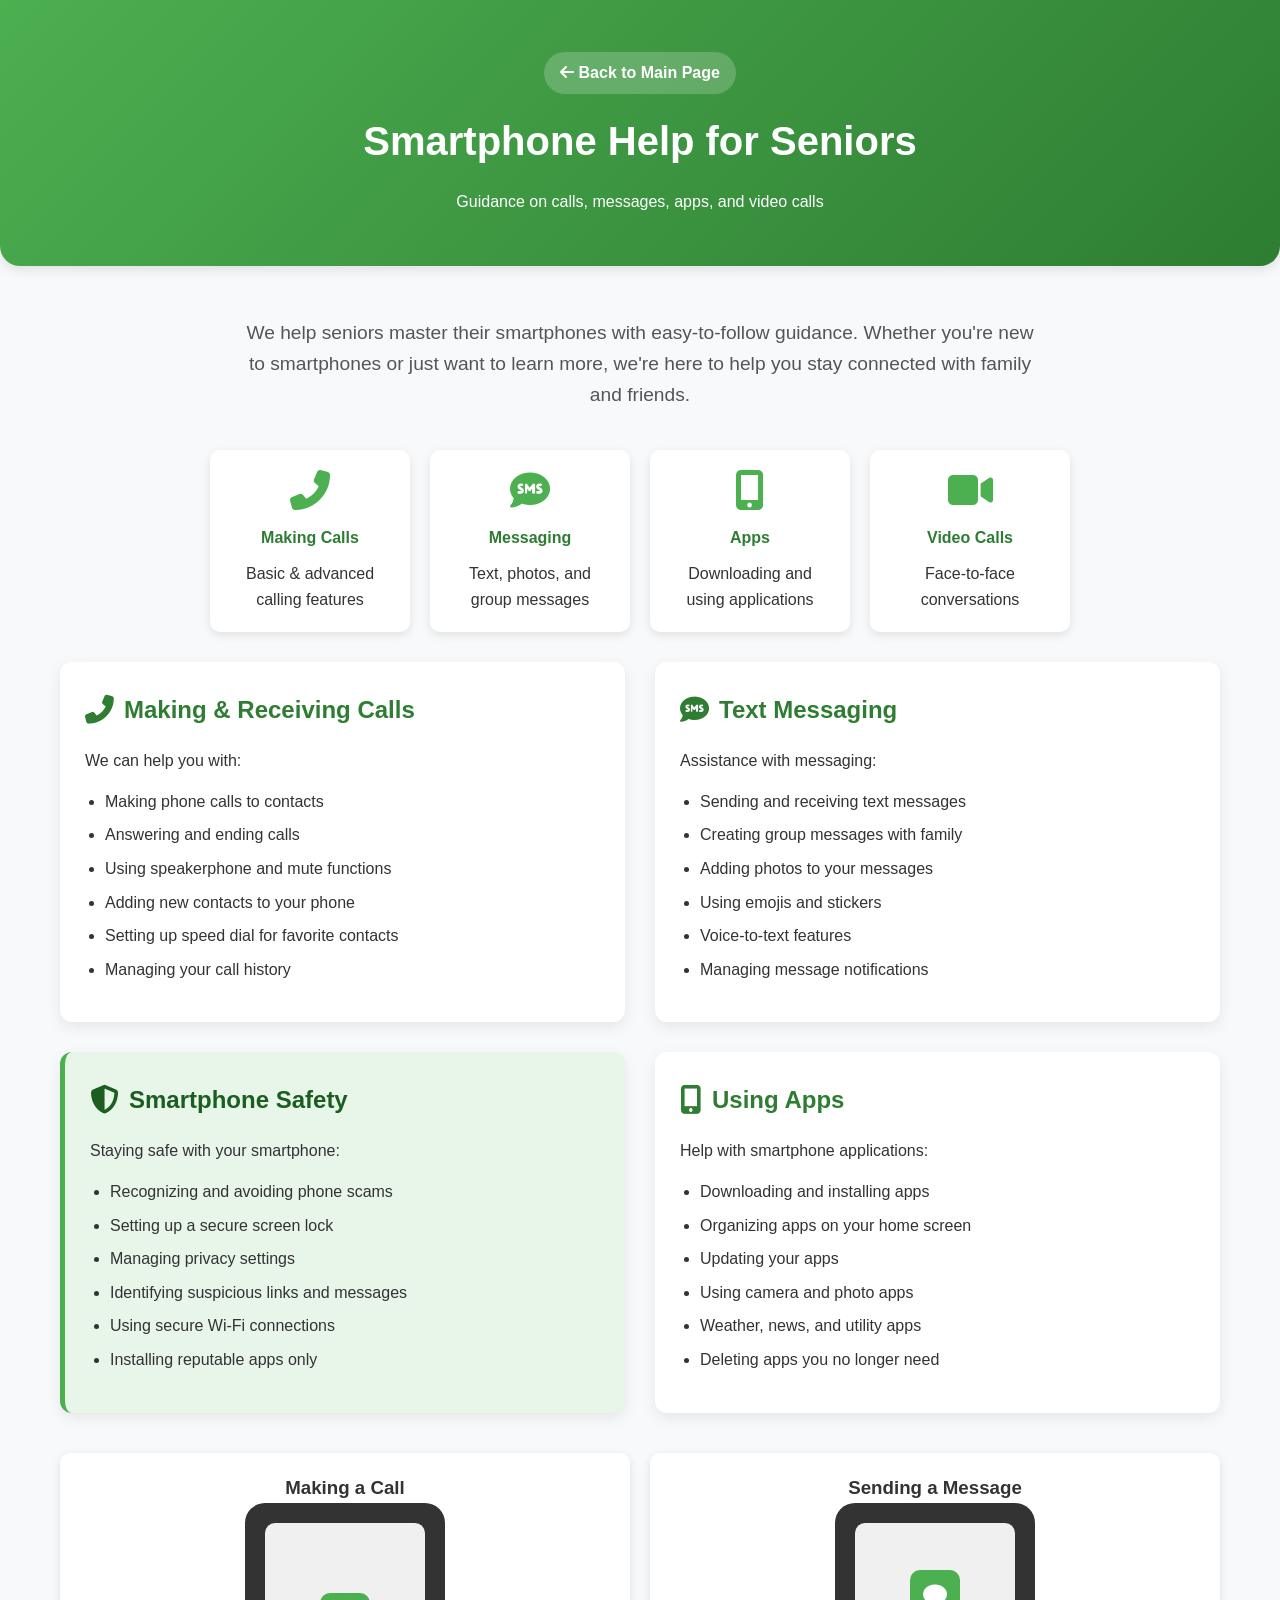
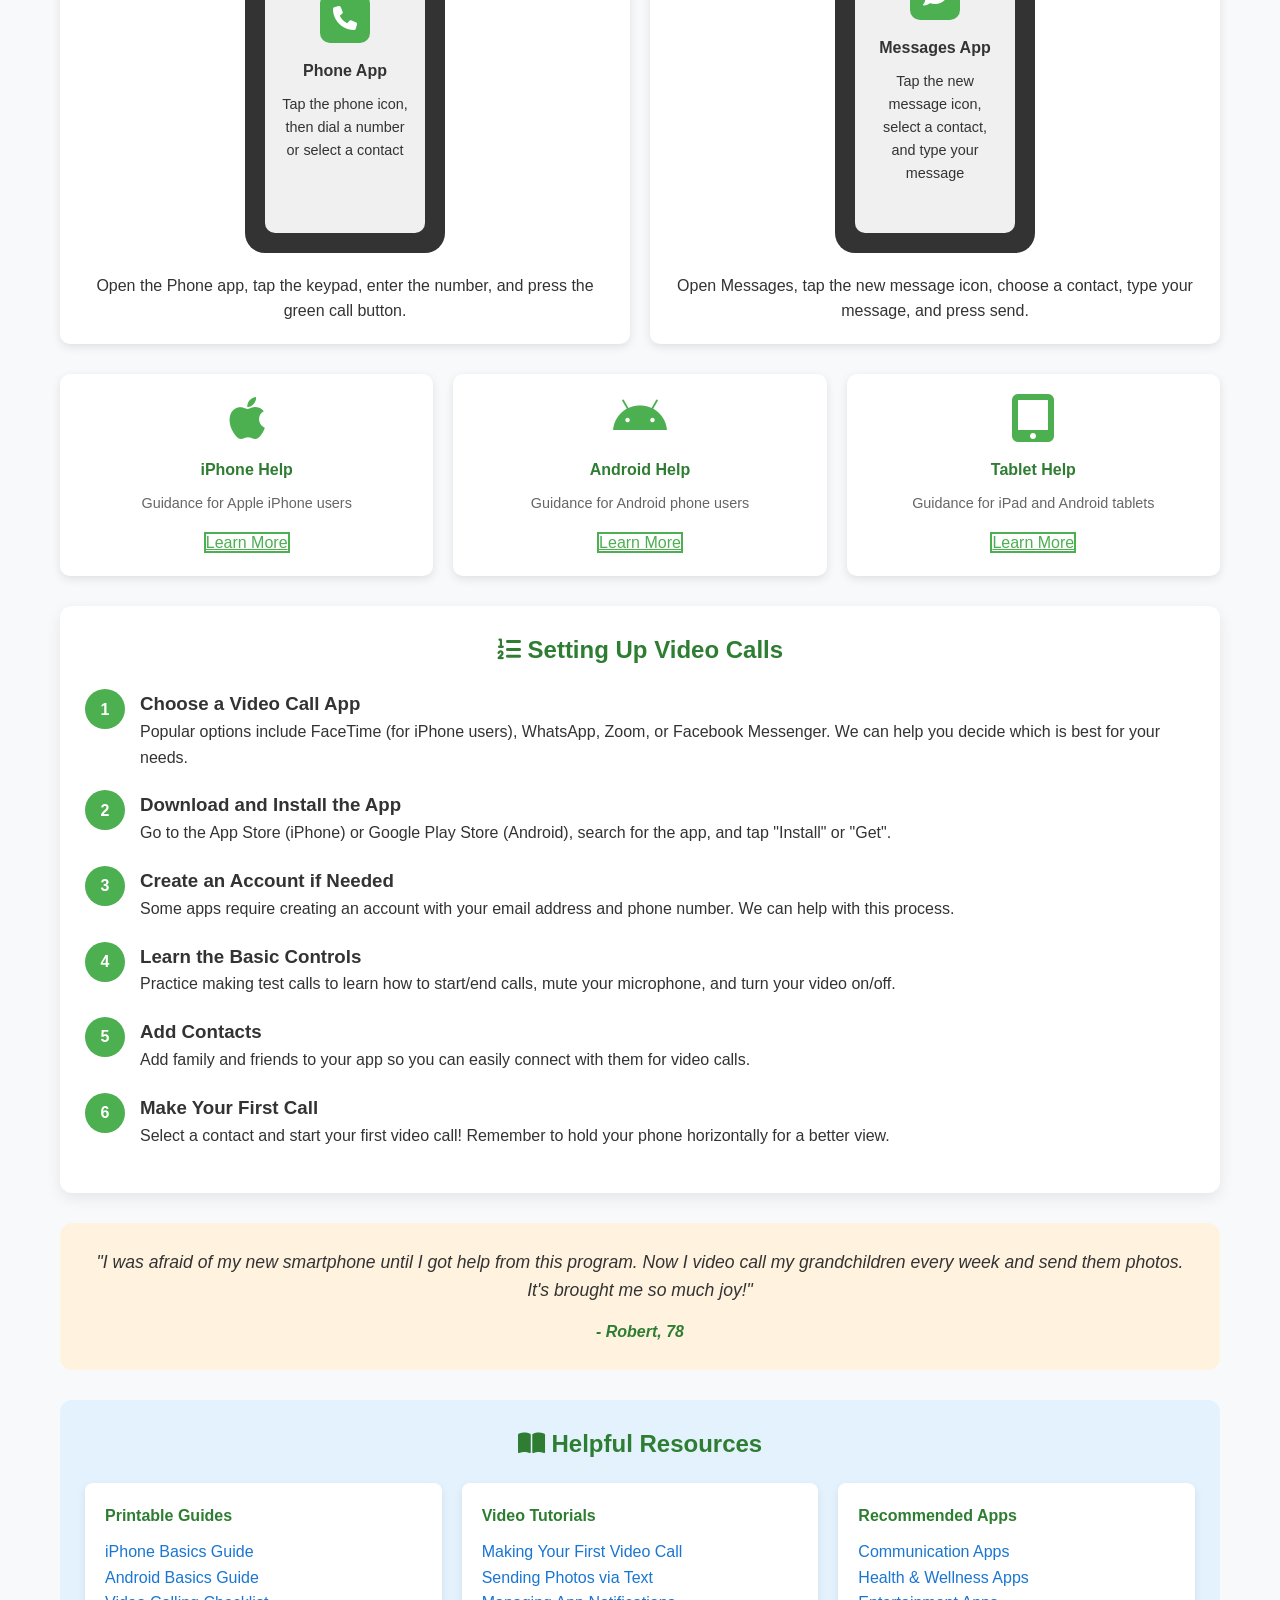
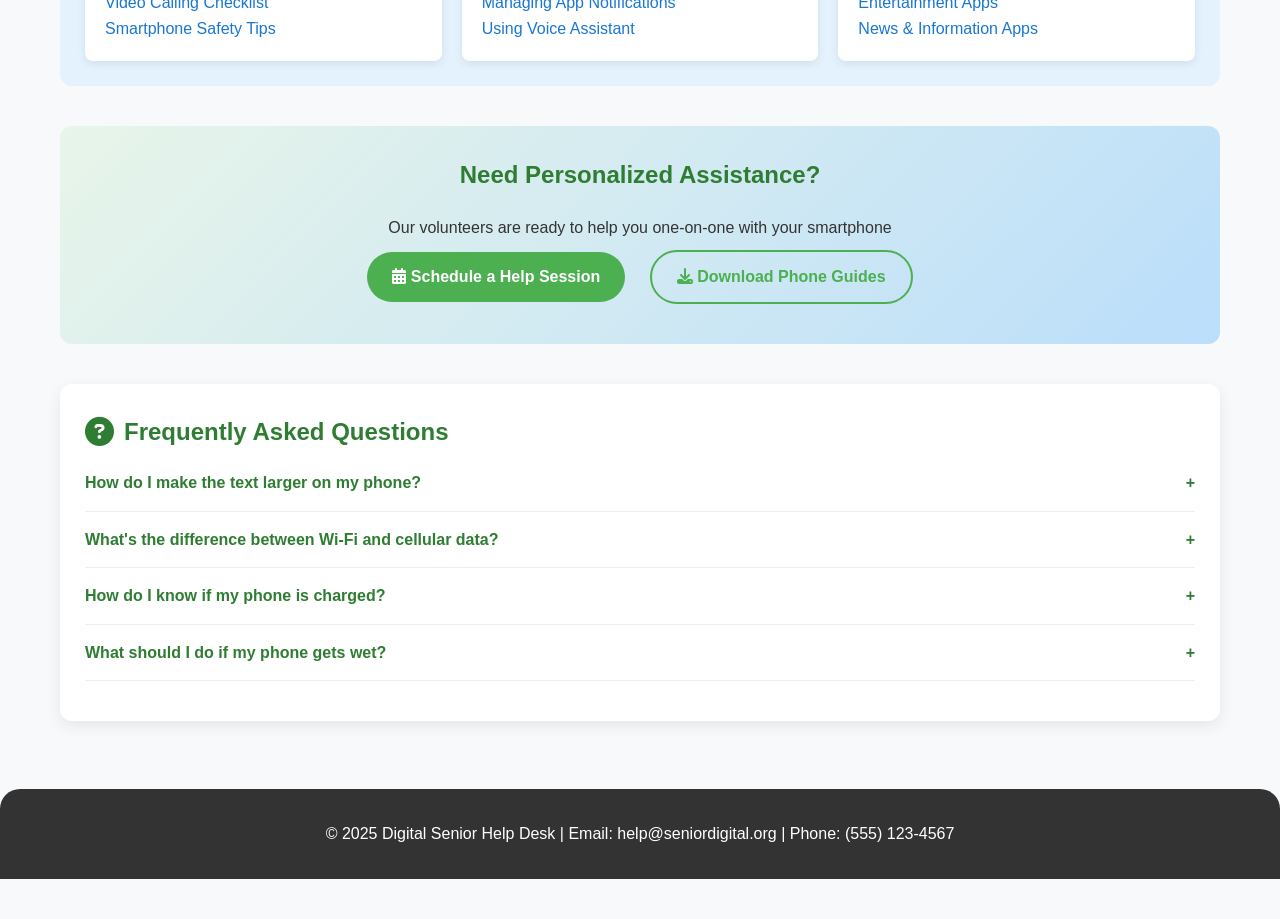
<file: smartphone.html>
<!DOCTYPE html>
<html lang="en">
<head>
    <meta charset="UTF-8">
    <meta name="viewport" content="width=device-width, initial-scale=1.0">
    <title>Smartphone Help for Seniors | Digital Senior Help Desk</title>
    <link rel="stylesheet" href="https://cdnjs.cloudflare.com/ajax/libs/font-awesome/6.4.0/css/all.min.css">
    <style>
        * {
            margin: 0;
            padding: 0;
            box-sizing: border-box;
        }
        
        body {
            font-family: 'Segoe UI', Tahoma, Geneva, Verdana, sans-serif;
            line-height: 1.6;
            color: #333;
            background-color: #f8f9fa;
            padding-bottom: 40px;
        }
        
        .container {
            max-width: 1200px;
            margin: 0 auto;
            padding: 20px;
        }
        
        header {
            background: linear-gradient(135deg, #4CAF50 0%, #2E7D32 100%);
            color: white;
            padding: 2rem;
            text-align: center;
            border-radius: 0 0 20px 20px;
            box-shadow: 0 4px 12px rgba(0,0,0,0.1);
            margin-bottom: 2rem;
        }
        
        .back-button {
            display: inline-block;
            margin-bottom: 15px;
            color: white;
            text-decoration: none;
            font-weight: bold;
            padding: 8px 16px;
            background-color: rgba(255, 255, 255, 0.2);
            border-radius: 50px;
            transition: all 0.3s ease;
        }
        
        .back-button:hover {
            background-color: rgba(255, 255, 255, 0.3);
        }
        
        h1 {
            font-size: 2.5rem;
            margin-bottom: 1rem;
        }
        
        .intro {
            text-align: center;
            margin-bottom: 2.5rem;
        }
        
        .intro p {
            font-size: 1.2rem;
            max-width: 800px;
            margin: 0 auto;
            color: #555;
        }
        
        .content-grid {
            display: grid;
            grid-template-columns: 1fr 1fr;
            gap: 30px;
            margin-bottom: 40px;
        }
        
        @media (max-width: 768px) {
            .content-grid {
                grid-template-columns: 1fr;
            }
        }
        
        .card {
            background: white;
            border-radius: 12px;
            padding: 25px;
            box-shadow: 0 5px 15px rgba(0,0,0,0.08);
            transition: transform 0.3s ease;
        }
        
        .card:hover {
            transform: translateY(-5px);
        }
        
        .card h3 {
            color: #2E7D32;
            margin-bottom: 15px;
            font-size: 1.5rem;
            display: flex;
            align-items: center;
        }
        
        .card h3 .icon {
            margin-right: 10px;
            font-size: 1.8rem;
        }
        
        .card ul {
            padding-left: 20px;
            margin: 15px 0;
        }
        
        .card li {
            margin-bottom: 8px;
        }
        
        .security-tips {
            background-color: #E8F5E9;
            border-left: 5px solid #4CAF50;
        }
        
        .security-tips h3 {
            color: #1B5E20;
        }
        
        .help-section {
            background: linear-gradient(135deg, #E8F5E9 0%, #BBDEFB 100%);
            padding: 30px;
            border-radius: 12px;
            margin: 40px 0;
            text-align: center;
        }
        
        .help-section h2 {
            color: #2E7D32;
            margin-bottom: 20px;
        }
        
        .btn {
            display: inline-block;
            background: #4CAF50;
            color: white;
            padding: 12px 25px;
            border-radius: 50px;
            text-decoration: none;
            font-weight: bold;
            margin: 10px;
            transition: all 0.3s ease;
        }
        
        .btn:hover {
            background: #2E7D32;
            transform: translateY(-3px);
            box-shadow: 0 5px 15px rgba(0,0,0,0.1);
        }
        
        .btn-outline {
            background: transparent;
            border: 2px solid #4CAF50;
            color: #4CAF50;
        }
        
        .btn-outline:hover {
            background: #4CAF50;
            color: white;
        }
        
        .step-by-step {
            background-color: white;
            border-radius: 12px;
            padding: 25px;
            margin: 30px 0;
            box-shadow: 0 5px 15px rgba(0,0,0,0.08);
        }
        
        .step-by-step h2 {
            color: #2E7D32;
            margin-bottom: 20px;
            text-align: center;
        }
        
        .step {
            display: flex;
            margin-bottom: 20px;
            align-items: flex-start;
        }
        
        .step-number {
            background-color: #4CAF50;
            color: white;
            width: 40px;
            height: 40px;
            border-radius: 50%;
            display: flex;
            justify-content: center;
            align-items: center;
            font-weight: bold;
            margin-right: 15px;
            flex-shrink: 0;
        }
        
        .step-content {
            flex: 1;
        }
        
        footer {
            text-align: center;
            background: #333;
            color: white;
            padding: 2rem;
            margin-top: 3rem;
            border-radius: 20px 20px 0 0;
        }
        
        .faq-item {
            margin-bottom: 15px;
            border-bottom: 1px solid #eee;
            padding-bottom: 15px;
        }
        
        .faq-question {
            font-weight: bold;
            color: #2E7D32;
            cursor: pointer;
            display: flex;
            justify-content: space-between;
            align-items: center;
        }
        
        .faq-answer {
            margin-top: 10px;
            padding: 0 10px;
            color: #555;
            display: none;
        }
        
        .phone-types {
            display: flex;
            justify-content: center;
            flex-wrap: wrap;
            gap: 20px;
            margin: 30px 0;
        }
        
        .phone-type {
            background: white;
            padding: 20px;
            border-radius: 10px;
            width: 200px;
            text-align: center;
            box-shadow: 0 3px 10px rgba(0,0,0,0.1);
            transition: transform 0.3s ease;
        }
        
        .phone-type:hover {
            transform: translateY(-5px);
        }
        
        .phone-type i {
            font-size: 2.5rem;
            color: #4CAF50;
            margin-bottom: 15px;
        }
        
        .phone-type h4 {
            color: #2E7D32;
            margin-bottom: 10px;
        }
        
        .resources {
            background: #E3F2FD;
            padding: 25px;
            border-radius: 12px;
            margin: 30px 0;
        }
        
        .resources h2 {
            color: #2E7D32;
            margin-bottom: 20px;
            text-align: center;
        }
        
        .resource-list {
            display: grid;
            grid-template-columns: repeat(auto-fit, minmax(300px, 1fr));
            gap: 20px;
        }
        
        .resource-item {
            background: white;
            padding: 20px;
            border-radius: 8px;
            box-shadow: 0 3px 8px rgba(0,0,0,0.08);
        }
        
        .resource-item h4 {
            color: #2E7D32;
            margin-bottom: 10px;
        }
        
        .resource-item a {
            color: #1976D2;
            text-decoration: none;
        }
        
        .resource-item a:hover {
            text-decoration: underline;
        }
        
        .comparison {
            display: grid;
            grid-template-columns: repeat(auto-fit, minmax(250px, 1fr));
            gap: 20px;
            margin: 30px 0;
        }
        
        .platform {
            background: white;
            padding: 20px;
            border-radius: 10px;
            box-shadow: 0 3px 10px rgba(0,0,0,0.1);
            text-align: center;
        }
        
        .platform i {
            font-size: 3rem;
            color: #4CAF50;
            margin-bottom: 15px;
        }
        
        .platform h4 {
            color: #2E7D32;
            margin-bottom: 10px;
        }
        
        .platform p {
            color: #666;
            margin-bottom: 15px;
            font-size: 0.9rem;
        }
        
        .testimonial {
            background: #FFF3E0;
            padding: 25px;
            border-radius: 12px;
            margin: 30px 0;
            text-align: center;
            font-style: italic;
        }
        
        .testimonial p {
            font-size: 1.1rem;
            margin-bottom: 15px;
        }
        
        .testimonial .author {
            font-weight: bold;
            color: #2E7D32;
        }
        
        .visual-guide {
            display: grid;
            grid-template-columns: 1fr 1fr;
            gap: 20px;
            margin: 30px 0;
        }
        
        @media (max-width: 768px) {
            .visual-guide {
                grid-template-columns: 1fr;
            }
        }
        
        .guide-item {
            background: white;
            padding: 20px;
            border-radius: 10px;
            box-shadow: 0 3px 10px rgba(0,0,0,0.1);
            text-align: center;
        }
        
        .guide-item .phone-screen {
            width: 200px;
            height: 350px;
            background: #333;
            border-radius: 20px;
            margin: 0 auto 20px;
            padding: 20px;
            position: relative;
            overflow: hidden;
        }
        
        .guide-item .screen-content {
            background: #f0f0f0;
            height: 100%;
            border-radius: 10px;
            display: flex;
            flex-direction: column;
            justify-content: center;
            align-items: center;
            padding: 15px;
        }
        
        .guide-item .app-icon {
            width: 50px;
            height: 50px;
            background: #4CAF50;
            border-radius: 10px;
            margin-bottom: 15px;
            display: flex;
            align-items: center;
            justify-content: center;
            color: white;
            font-size: 1.5rem;
        }
    </style>
</head>
<body>
    <header>
        <div class="container">
            <a href="index.html" class="back-button"><i class="fas fa-arrow-left"></i> Back to Main Page</a>
            <h1>Smartphone Help for Seniors</h1>
            <p>Guidance on calls, messages, apps, and video calls</p>
        </div>
    </header>

    <div class="container">
        <div class="intro">
            <p>We help seniors master their smartphones with easy-to-follow guidance. Whether you're new to smartphones or just want to learn more, we're here to help you stay connected with family and friends.</p>
        </div>

        <div class="phone-types">
            <div class="phone-type">
                <i class="fas fa-phone-alt"></i>
                <h4>Making Calls</h4>
                <p>Basic & advanced calling features</p>
            </div>
            <div class="phone-type">
                <i class="fas fa-sms"></i>
                <h4>Messaging</h4>
                <p>Text, photos, and group messages</p>
            </div>
            <div class="phone-type">
                <i class="fas fa-mobile-alt"></i>
                <h4>Apps</h4>
                <p>Downloading and using applications</p>
            </div>
            <div class="phone-type">
                <i class="fas fa-video"></i>
                <h4>Video Calls</h4>
                <p>Face-to-face conversations</p>
            </div>
        </div>

        <div class="content-grid">
            <div class="card">
                <h3><span class="icon"><i class="fas fa-phone-alt"></i></span> Making & Receiving Calls</h3>
                <p>We can help you with:</p>
                <ul>
                    <li>Making phone calls to contacts</li>
                    <li>Answering and ending calls</li>
                    <li>Using speakerphone and mute functions</li>
                    <li>Adding new contacts to your phone</li>
                    <li>Setting up speed dial for favorite contacts</li>
                    <li>Managing your call history</li>
                </ul>
            </div>

            <div class="card">
                <h3><span class="icon"><i class="fas fa-sms"></i></span> Text Messaging</h3>
                <p>Assistance with messaging:</p>
                <ul>
                    <li>Sending and receiving text messages</li>
                    <li>Creating group messages with family</li>
                    <li>Adding photos to your messages</li>
                    <li>Using emojis and stickers</li>
                    <li>Voice-to-text features</li>
                    <li>Managing message notifications</li>
                </ul>
            </div>

            <div class="card security-tips">
                <h3><span class="icon"><i class="fas fa-shield-alt"></i></span> Smartphone Safety</h3>
                <p>Staying safe with your smartphone:</p>
                <ul>
                    <li>Recognizing and avoiding phone scams</li>
                    <li>Setting up a secure screen lock</li>
                    <li>Managing privacy settings</li>
                    <li>Identifying suspicious links and messages</li>
                    <li>Using secure Wi-Fi connections</li>
                    <li>Installing reputable apps only</li>
                </ul>
            </div>

            <div class="card">
                <h3><span class="icon"><i class="fas fa-mobile-alt"></i></span> Using Apps</h3>
                <p>Help with smartphone applications:</p>
                <ul>
                    <li>Downloading and installing apps</li>
                    <li>Organizing apps on your home screen</li>
                    <li>Updating your apps</li>
                    <li>Using camera and photo apps</li>
                    <li>Weather, news, and utility apps</li>
                    <li>Deleting apps you no longer need</li>
                </ul>
            </div>
        </div>

        <div class="visual-guide">
            <div class="guide-item">
                <h3>Making a Call</h3>
                <div class="phone-screen">
                    <div class="screen-content">
                        <div class="app-icon"><i class="fas fa-phone"></i></div>
                        <p style="text-align: center; font-weight: bold;">Phone App</p>
                        <p style="text-align: center; font-size: 0.9rem; margin-top: 10px;">Tap the phone icon, then dial a number or select a contact</p>
                    </div>
                </div>
                <p>Open the Phone app, tap the keypad, enter the number, and press the green call button.</p>
            </div>
            
            <div class="guide-item">
                <h3>Sending a Message</h3>
                <div class="phone-screen">
                    <div class="screen-content">
                        <div class="app-icon"><i class="fas fa-comment"></i></div>
                        <p style="text-align: center; font-weight: bold;">Messages App</p>
                        <p style="text-align: center; font-size: 0.9rem; margin-top: 10px;">Tap the new message icon, select a contact, and type your message</p>
                    </div>
                </div>
                <p>Open Messages, tap the new message icon, choose a contact, type your message, and press send.</p>
            </div>
        </div>

        <div class="comparison">
            <div class="platform">
                <i class="fab fa-apple"></i>
                <h4>iPhone Help</h4>
                <p>Guidance for Apple iPhone users</p>
                <a href="#" class="btn-outline">Learn More</a>
            </div>
            <div class="platform">
                <i class="fab fa-android"></i>
                <h4>Android Help</h4>
                <p>Guidance for Android phone users</p>
                <a href="#" class="btn-outline">Learn More</a>
            </div>
            <div class="platform">
                <i class="fas fa-tablet-alt"></i>
                <h4>Tablet Help</h4>
                <p>Guidance for iPad and Android tablets</p>
                <a href="#" class="btn-outline">Learn More</a>
            </div>
        </div>

        <div class="step-by-step">
            <h2><i class="fas fa-list-ol"></i> Setting Up Video Calls</h2>
            
            <div class="step">
                <div class="step-number">1</div>
                <div class="step-content">
                    <h3>Choose a Video Call App</h3>
                    <p>Popular options include FaceTime (for iPhone users), WhatsApp, Zoom, or Facebook Messenger. We can help you decide which is best for your needs.</p>
                </div>
            </div>
            
            <div class="step">
                <div class="step-number">2</div>
                <div class="step-content">
                    <h3>Download and Install the App</h3>
                    <p>Go to the App Store (iPhone) or Google Play Store (Android), search for the app, and tap "Install" or "Get".</p>
                </div>
            </div>
            
            <div class="step">
                <div class="step-number">3</div>
                <div class="step-content">
                    <h3>Create an Account if Needed</h3>
                    <p>Some apps require creating an account with your email address and phone number. We can help with this process.</p>
                </div>
            </div>
            
            <div class="step">
                <div class="step-number">4</div>
                <div class="step-content">
                    <h3>Learn the Basic Controls</h3>
                    <p>Practice making test calls to learn how to start/end calls, mute your microphone, and turn your video on/off.</p>
                </div>
            </div>
            
            <div class="step">
                <div class="step-number">5</div>
                <div class="step-content">
                    <h3>Add Contacts</h3>
                    <p>Add family and friends to your app so you can easily connect with them for video calls.</p>
                </div>
            </div>
            
            <div class="step">
                <div class="step-number">6</div>
                <div class="step-content">
                    <h3>Make Your First Call</h3>
                    <p>Select a contact and start your first video call! Remember to hold your phone horizontally for a better view.</p>
                </div>
            </div>
        </div>

        <div class="testimonial">
            <p>"I was afraid of my new smartphone until I got help from this program. Now I video call my grandchildren every week and send them photos. It's brought me so much joy!"</p>
            <div class="author">- Robert, 78</div>
        </div>

        <div class="resources">
            <h2><i class="fas fa-book-open"></i> Helpful Resources</h2>
            <div class="resource-list">
                <div class="resource-item">
                    <h4>Printable Guides</h4>
                    <p><a href="#">iPhone Basics Guide</a></p>
                    <p><a href="#">Android Basics Guide</a></p>
                    <p><a href="#">Video Calling Checklist</a></p>
                    <p><a href="#">Smartphone Safety Tips</a></p>
                </div>
                <div class="resource-item">
                    <h4>Video Tutorials</h4>
                    <p><a href="#">Making Your First Video Call</a></p>
                    <p><a href="#">Sending Photos via Text</a></p>
                    <p><a href="#">Managing App Notifications</a></p>
                    <p><a href="#">Using Voice Assistant</a></p>
                </div>
                <div class="resource-item">
                    <h4>Recommended Apps</h4>
                    <p><a href="#">Communication Apps</a></p>
                    <p><a href="#">Health & Wellness Apps</a></p>
                    <p><a href="#">Entertainment Apps</a></p>
                    <p><a href="#">News & Information Apps</a></p>
                </div>
            </div>
        </div>

        <div class="help-section">
            <h2>Need Personalized Assistance?</h2>
            <p>Our volunteers are ready to help you one-on-one with your smartphone</p>
            <div>
                <a href="#" class="btn"><i class="fas fa-calendar-alt"></i> Schedule a Help Session</a>
                <a href="#" class="btn btn-outline"><i class="fas fa-download"></i> Download Phone Guides</a>
            </div>
        </div>

        <div class="card">
            <h3><span class="icon"><i class="fas fa-question-circle"></i></span> Frequently Asked Questions</h3>
            
            <div class="faq-item">
                <div class="faq-question">How do I make the text larger on my phone? <span>+</span></div>
                <div class="faq-answer">
                    <p>You can increase text size in your phone's settings. On iPhone: Go to Settings > Display & Brightness > Text Size. On Android: Go to Settings > Display > Font Size. We can help you adjust these settings to make your phone easier to read.</p>
                </div>
            </div>
            
            <div class="faq-item">
                <div class="faq-question">What's the difference between Wi-Fi and cellular data? <span>+</span></div>
                <div class="faq-answer">
                    <p>Wi-Fi connects to the internet through a router in your home or elsewhere, usually with no additional cost. Cellular data uses your phone plan's data allowance and works anywhere with cell service. We recommend using Wi-Fi when possible to save your cellular data.</p>
                </div>
            </div>
            
            <div class="faq-item">
                <div class="faq-question">How do I know if my phone is charged? <span>+</span></div>
                <div class="faq-answer">
                    <p>When your phone is charging, you'll see a battery icon on the screen, often with a lightning bolt symbol. The battery icon will fill up as it charges. Most phones show a percentage number that indicates exactly how much charge remains.</p>
                </div>
            </div>
            
            <div class="faq-item">
                <div class="faq-question">What should I do if my phone gets wet? <span>+</span></div>
                <div class="faq-answer">
                    <p>First, turn it off immediately if it's on. Don't charge it. Dry it with a soft cloth and place it in a bowl of uncooked rice or silica gel packets for 24-48 hours. If it still doesn't work, take it to a repair shop. Better yet, we can help you get a waterproof case to prevent this issue.</p>
                </div>
            </div>
        </div>
    </div>

    <footer>
        <p>© 2025 Digital Senior Help Desk | Email: help@seniordigital.org | Phone: (555) 123-4567</p>
    </footer>

    <script>
        // Simple FAQ toggle functionality
        document.querySelectorAll('.faq-question').forEach(question => {
            question.addEventListener('click', () => {
                const answer = question.nextElementSibling;
                const isVisible = answer.style.display === 'block';
                
                answer.style.display = isVisible ? 'none' : 'block';
                question.querySelector('span').textContent = isVisible ? '+' : '-';
            });
        });
    </script>
</body>
</html>
</file>
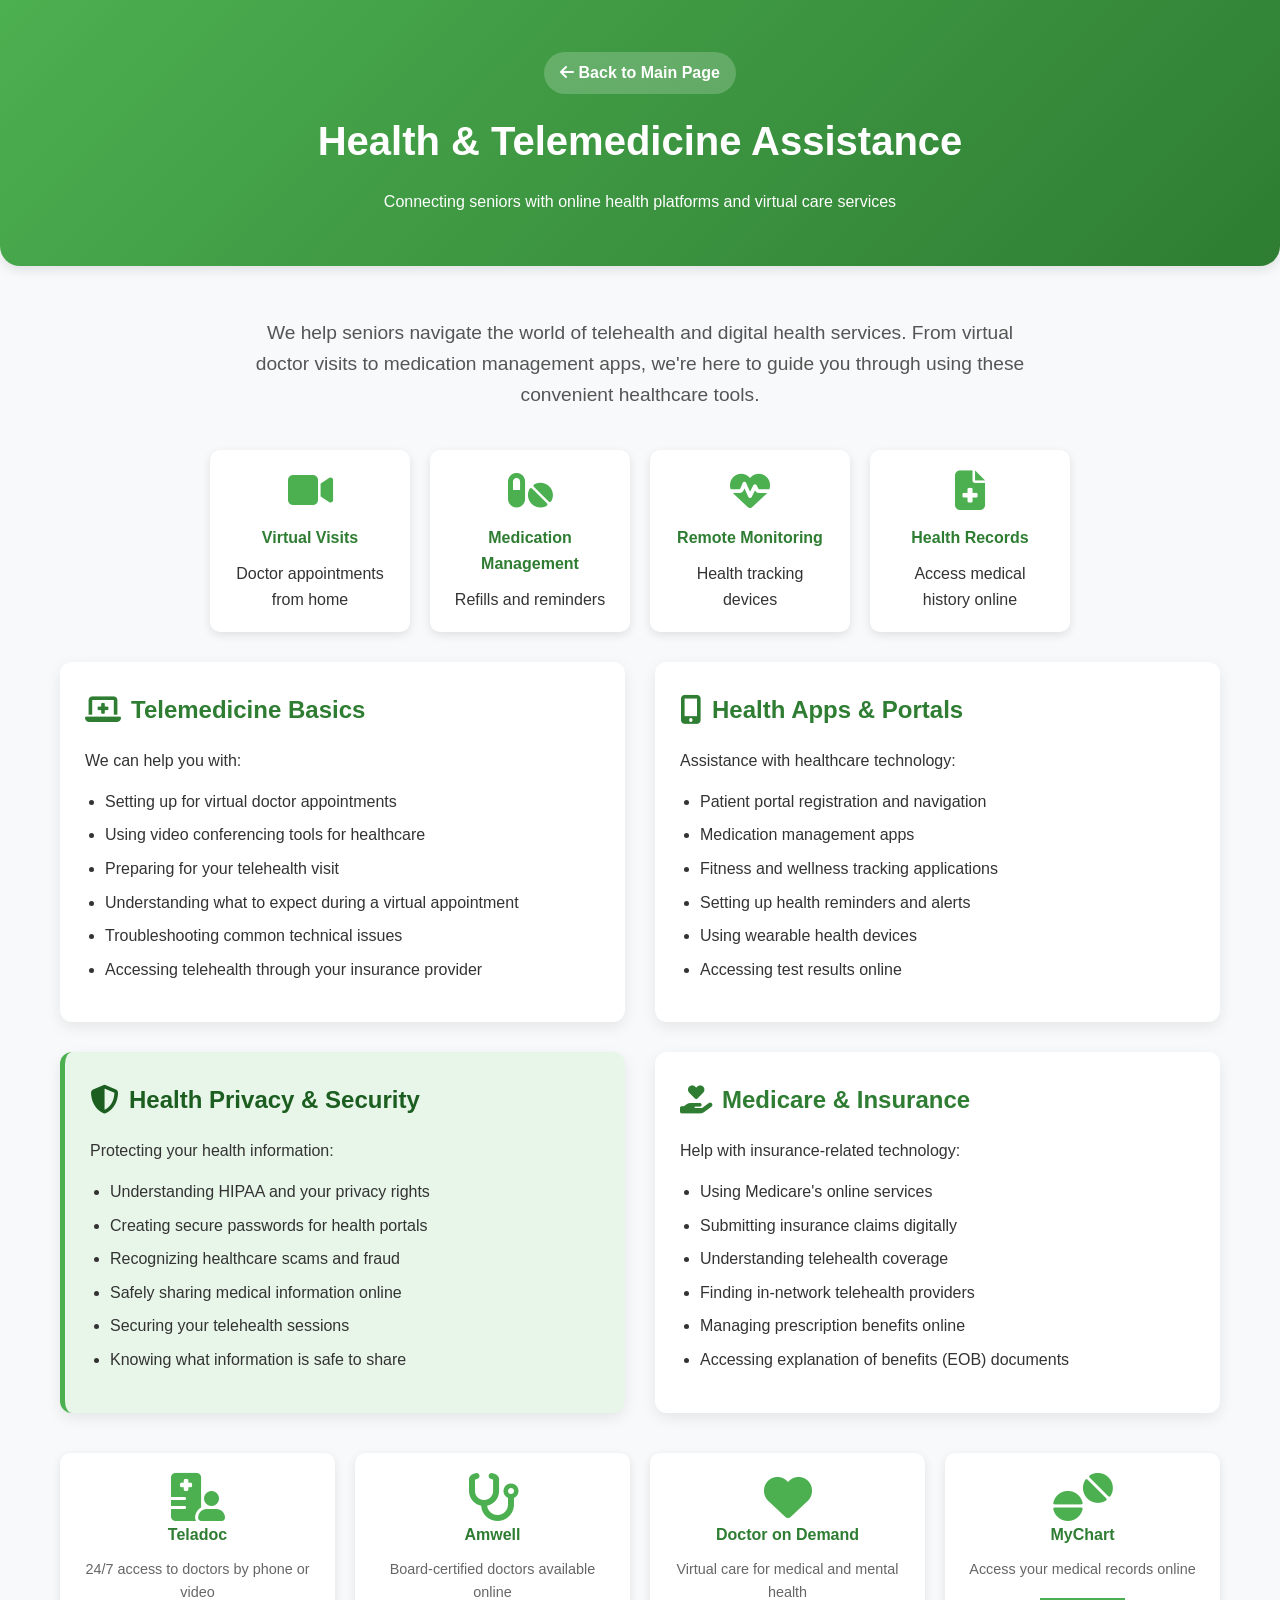
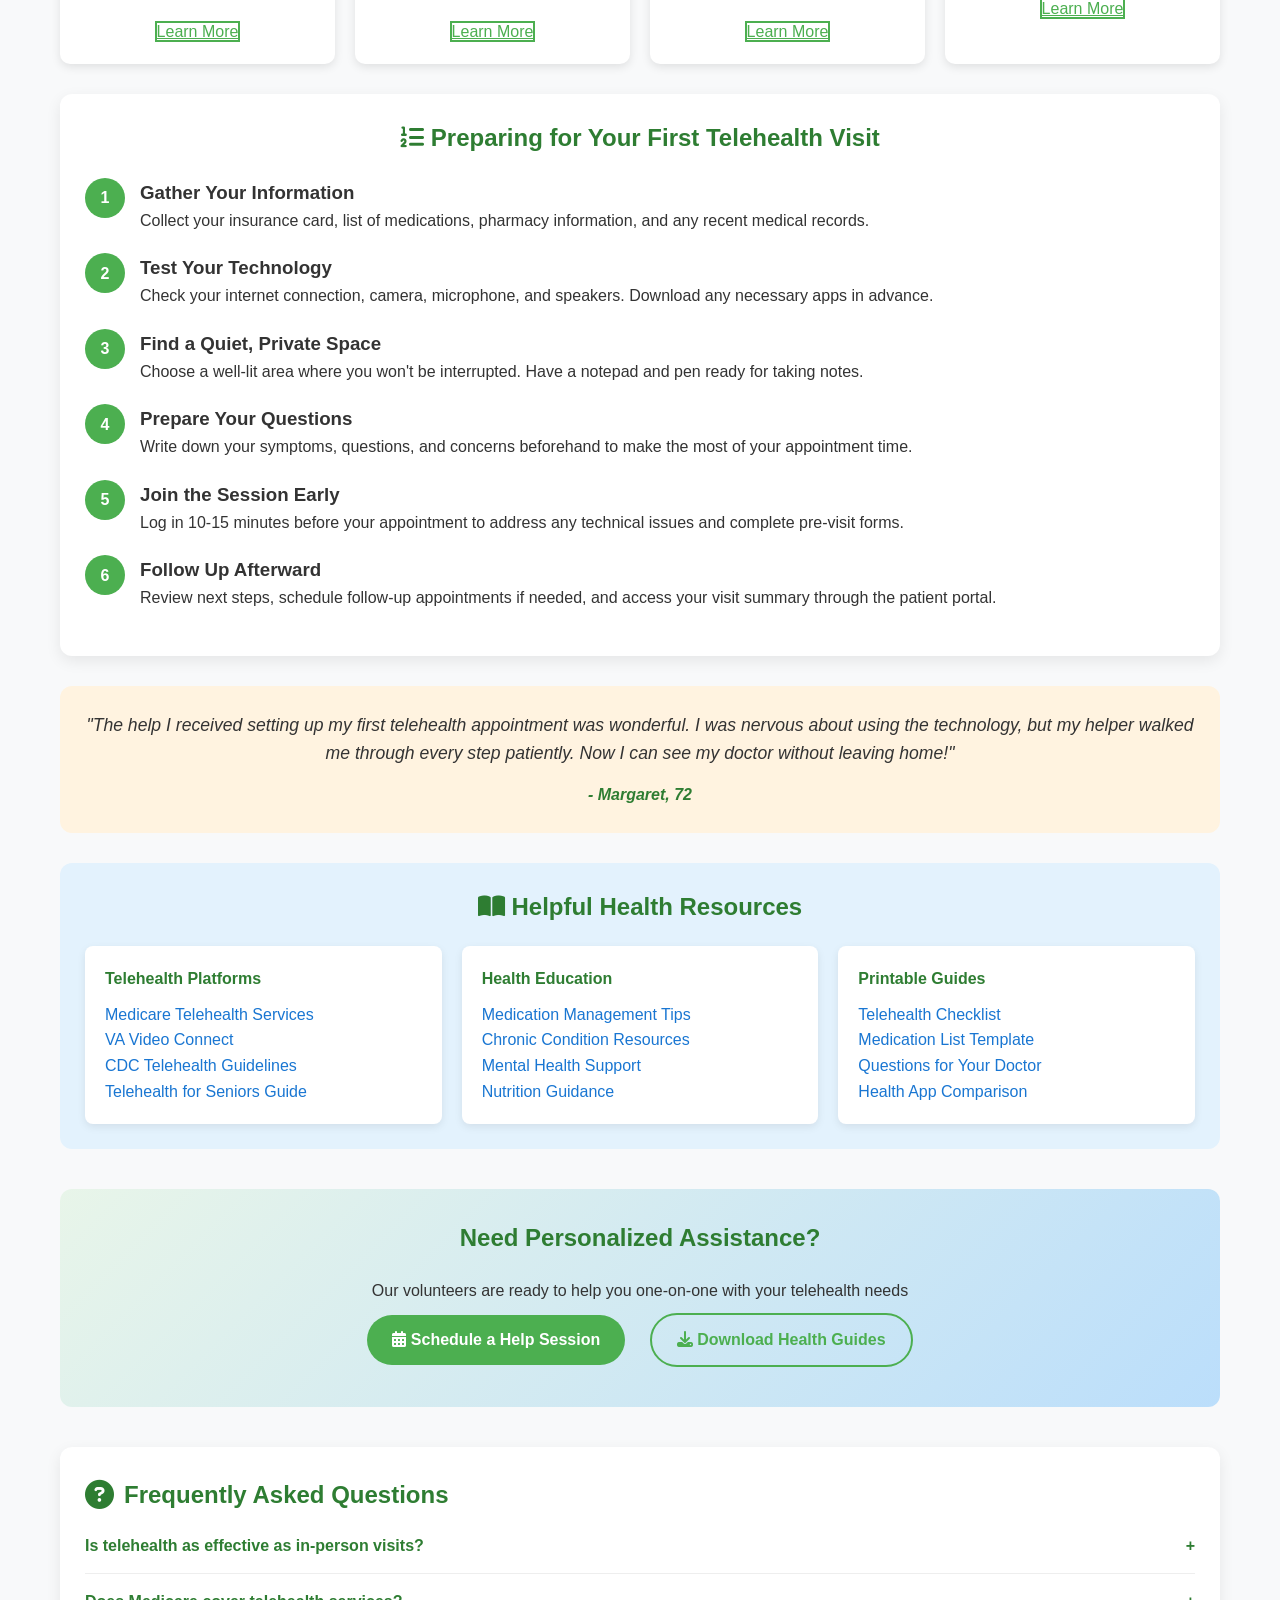
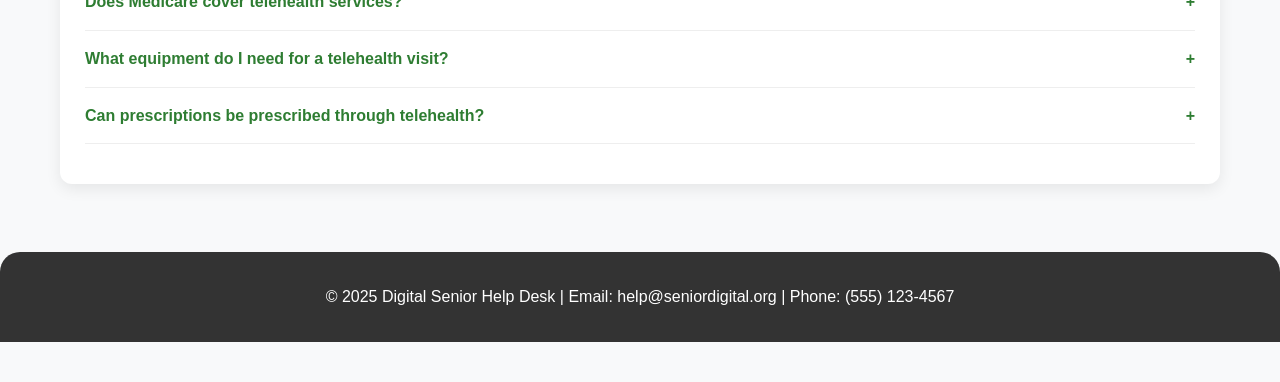
<file: telemed.html>
<!DOCTYPE html>
<html lang="en">
<head>
    <meta charset="UTF-8">
    <meta name="viewport" content="width=device-width, initial-scale=1.0">
    <title>Health & Telemedicine Assistance | Senior Help Desk</title>
    <link rel="stylesheet" href="https://cdnjs.cloudflare.com/ajax/libs/font-awesome/6.4.0/css/all.min.css">
    <style>
        * {
            margin: 0;
            padding: 0;
            box-sizing: border-box;
        }
        
        body {
            font-family: 'Segoe UI', Tahoma, Geneva, Verdana, sans-serif;
            line-height: 1.6;
            color: #333;
            background-color: #f8f9fa;
            padding-bottom: 40px;
        }
        
        .container {
            max-width: 1200px;
            margin: 0 auto;
            padding: 20px;
        }
        
        header {
            background: linear-gradient(135deg, #4CAF50 0%, #2E7D32 100%);
            color: white;
            padding: 2rem;
            text-align: center;
            border-radius: 0 0 20px 20px;
            box-shadow: 0 4px 12px rgba(0,0,0,0.1);
            margin-bottom: 2rem;
        }
        
        .back-button {
            display: inline-block;
            margin-bottom: 15px;
            color: white;
            text-decoration: none;
            font-weight: bold;
            padding: 8px 16px;
            background-color: rgba(255, 255, 255, 0.2);
            border-radius: 50px;
            transition: all 0.3s ease;
        }
        
        .back-button:hover {
            background-color: rgba(255, 255, 255, 0.3);
        }
        
        h1 {
            font-size: 2.5rem;
            margin-bottom: 1rem;
        }
        
        .intro {
            text-align: center;
            margin-bottom: 2.5rem;
        }
        
        .intro p {
            font-size: 1.2rem;
            max-width: 800px;
            margin: 0 auto;
            color: #555;
        }
        
        .content-grid {
            display: grid;
            grid-template-columns: 1fr 1fr;
            gap: 30px;
            margin-bottom: 40px;
        }
        
        @media (max-width: 768px) {
            .content-grid {
                grid-template-columns: 1fr;
            }
        }
        
        .card {
            background: white;
            border-radius: 12px;
            padding: 25px;
            box-shadow: 0 5px 15px rgba(0,0,0,0.08);
            transition: transform 0.3s ease;
        }
        
        .card:hover {
            transform: translateY(-5px);
        }
        
        .card h3 {
            color: #2E7D32;
            margin-bottom: 15px;
            font-size: 1.5rem;
            display: flex;
            align-items: center;
        }
        
        .card h3 .icon {
            margin-right: 10px;
            font-size: 1.8rem;
        }
        
        .card ul {
            padding-left: 20px;
            margin: 15px 0;
        }
        
        .card li {
            margin-bottom: 8px;
        }
        
        .security-tips {
            background-color: #E8F5E9;
            border-left: 5px solid #4CAF50;
        }
        
        .security-tips h3 {
            color: #1B5E20;
        }
        
        .help-section {
            background: linear-gradient(135deg, #E8F5E9 0%, #BBDEFB 100%);
            padding: 30px;
            border-radius: 12px;
            margin: 40px 0;
            text-align: center;
        }
        
        .help-section h2 {
            color: #2E7D32;
            margin-bottom: 20px;
        }
        
        .btn {
            display: inline-block;
            background: #4CAF50;
            color: white;
            padding: 12px 25px;
            border-radius: 50px;
            text-decoration: none;
            font-weight: bold;
            margin: 10px;
            transition: all 0.3s ease;
        }
        
        .btn:hover {
            background: #2E7D32;
            transform: translateY(-3px);
            box-shadow: 0 5px 15px rgba(0,0,0,0.1);
        }
        
        .btn-outline {
            background: transparent;
            border: 2px solid #4CAF50;
            color: #4CAF50;
        }
        
        .btn-outline:hover {
            background: #4CAF50;
            color: white;
        }
        
        .step-by-step {
            background-color: white;
            border-radius: 12px;
            padding: 25px;
            margin: 30px 0;
            box-shadow: 0 5px 15px rgba(0,0,0,0.08);
        }
        
        .step-by-step h2 {
            color: #2E7D32;
            margin-bottom: 20px;
            text-align: center;
        }
        
        .step {
            display: flex;
            margin-bottom: 20px;
            align-items: flex-start;
        }
        
        .step-number {
            background-color: #4CAF50;
            color: white;
            width: 40px;
            height: 40px;
            border-radius: 50%;
            display: flex;
            justify-content: center;
            align-items: center;
            font-weight: bold;
            margin-right: 15px;
            flex-shrink: 0;
        }
        
        .step-content {
            flex: 1;
        }
        
        footer {
            text-align: center;
            background: #333;
            color: white;
            padding: 2rem;
            margin-top: 3rem;
            border-radius: 20px 20px 0 0;
        }
        
        .faq-item {
            margin-bottom: 15px;
            border-bottom: 1px solid #eee;
            padding-bottom: 15px;
        }
        
        .faq-question {
            font-weight: bold;
            color: #2E7D32;
            cursor: pointer;
            display: flex;
            justify-content: space-between;
            align-items: center;
        }
        
        .faq-answer {
            margin-top: 10px;
            padding: 0 10px;
            color: #555;
            display: none;
        }
        
        .services-grid {
            display: flex;
            justify-content: center;
            flex-wrap: wrap;
            gap: 20px;
            margin: 30px 0;
        }
        
        .service {
            background: white;
            padding: 20px;
            border-radius: 10px;
            width: 200px;
            text-align: center;
            box-shadow: 0 3px 10px rgba(0,0,0,0.1);
            transition: transform 0.3s ease;
        }
        
        .service:hover {
            transform: translateY(-5px);
        }
        
        .service i {
            font-size: 2.5rem;
            color: #4CAF50;
            margin-bottom: 15px;
        }
        
        .service h4 {
            color: #2E7D32;
            margin-bottom: 10px;
        }
        
        .resources {
            background: #E3F2FD;
            padding: 25px;
            border-radius: 12px;
            margin: 30px 0;
        }
        
        .resources h2 {
            color: #2E7D32;
            margin-bottom: 20px;
            text-align: center;
        }
        
        .resource-list {
            display: grid;
            grid-template-columns: repeat(auto-fit, minmax(300px, 1fr));
            gap: 20px;
        }
        
        .resource-item {
            background: white;
            padding: 20px;
            border-radius: 8px;
            box-shadow: 0 3px 8px rgba(0,0,0,0.08);
        }
        
        .resource-item h4 {
            color: #2E7D32;
            margin-bottom: 10px;
        }
        
        .resource-item a {
            color: #1976D2;
            text-decoration: none;
        }
        
        .resource-item a:hover {
            text-decoration: underline;
        }
        
        .platforms {
            display: grid;
            grid-template-columns: repeat(auto-fit, minmax(250px, 1fr));
            gap: 20px;
            margin: 30px 0;
        }
        
        .platform {
            background: white;
            padding: 20px;
            border-radius: 10px;
            box-shadow: 0 3px 10px rgba(0,0,0,0.1);
            text-align: center;
        }
        
        .platform img {
            max-width: 120px;
            height: auto;
            margin-bottom: 15px;
        }
        
        .platform h4 {
            color: #2E7D32;
            margin-bottom: 10px;
        }
        
        .platform p {
            color: #666;
            margin-bottom: 15px;
            font-size: 0.9rem;
        }
        
        .testimonial {
            background: #FFF3E0;
            padding: 25px;
            border-radius: 12px;
            margin: 30px 0;
            text-align: center;
            font-style: italic;
        }
        
        .testimonial p {
            font-size: 1.1rem;
            margin-bottom: 15px;
        }
        
        .testimonial .author {
            font-weight: bold;
            color: #2E7D32;
        }
    </style>
</head>
<body>
    <header>
        <div class="container">
            <a href="index.html" class="back-button"><i class="fas fa-arrow-left"></i> Back to Main Page</a>
            <h1>Health & Telemedicine Assistance</h1>
            <p>Connecting seniors with online health platforms and virtual care services</p>
        </div>
    </header>

    <div class="container">
        <div class="intro">
            <p>We help seniors navigate the world of telehealth and digital health services. From virtual doctor visits to medication management apps, we're here to guide you through using these convenient healthcare tools.</p>
        </div>

        <div class="services-grid">
            <div class="service">
                <i class="fas fa-video"></i>
                <h4>Virtual Visits</h4>
                <p>Doctor appointments from home</p>
            </div>
            <div class="service">
                <i class="fas fa-pills"></i>
                <h4>Medication Management</h4>
                <p>Refills and reminders</p>
            </div>
            <div class="service">
                <i class="fas fa-heartbeat"></i>
                <h4>Remote Monitoring</h4>
                <p>Health tracking devices</p>
            </div>
            <div class="service">
                <i class="fas fa-file-medical"></i>
                <h4>Health Records</h4>
                <p>Access medical history online</p>
            </div>
        </div>

        <div class="content-grid">
            <div class="card">
                <h3><span class="icon"><i class="fas fa-laptop-medical"></i></span> Telemedicine Basics</h3>
                <p>We can help you with:</p>
                <ul>
                    <li>Setting up for virtual doctor appointments</li>
                    <li>Using video conferencing tools for healthcare</li>
                    <li>Preparing for your telehealth visit</li>
                    <li>Understanding what to expect during a virtual appointment</li>
                    <li>Troubleshooting common technical issues</li>
                    <li>Accessing telehealth through your insurance provider</li>
                </ul>
            </div>

            <div class="card">
                <h3><span class="icon"><i class="fas fa-mobile-alt"></i></span> Health Apps & Portals</h3>
                <p>Assistance with healthcare technology:</p>
                <ul>
                    <li>Patient portal registration and navigation</li>
                    <li>Medication management apps</li>
                    <li>Fitness and wellness tracking applications</li>
                    <li>Setting up health reminders and alerts</li>
                    <li>Using wearable health devices</li>
                    <li>Accessing test results online</li>
                </ul>
            </div>

            <div class="card security-tips">
                <h3><span class="icon"><i class="fas fa-shield-alt"></i></span> Health Privacy & Security</h3>
                <p>Protecting your health information:</p>
                <ul>
                    <li>Understanding HIPAA and your privacy rights</li>
                    <li>Creating secure passwords for health portals</li>
                    <li>Recognizing healthcare scams and fraud</li>
                    <li>Safely sharing medical information online</li>
                    <li>Securing your telehealth sessions</li>
                    <li>Knowing what information is safe to share</li>
                </ul>
            </div>

            <div class="card">
                <h3><span class="icon"><i class="fas fa-hand-holding-heart"></i></span> Medicare & Insurance</h3>
                <p>Help with insurance-related technology:</p>
                <ul>
                    <li>Using Medicare's online services</li>
                    <li>Submitting insurance claims digitally</li>
                    <li>Understanding telehealth coverage</li>
                    <li>Finding in-network telehealth providers</li>
                    <li>Managing prescription benefits online</li>
                    <li>Accessing explanation of benefits (EOB) documents</li>
                </ul>
            </div>
        </div>

        <div class="platforms">
            <div class="platform">
                <i class="fas fa-hospital-user" style="font-size: 3rem; color: #4CAF50;"></i>
                <h4>Teladoc</h4>
                <p>24/7 access to doctors by phone or video</p>
                <a href="#" class="btn-outline">Learn More</a>
            </div>
            <div class="platform">
                <i class="fas fa-stethoscope" style="font-size: 3rem; color: #4CAF50;"></i>
                <h4>Amwell</h4>
                <p>Board-certified doctors available online</p>
                <a href="#" class="btn-outline">Learn More</a>
            </div>
            <div class="platform">
                <i class="fas fa-heart" style="font-size: 3rem; color: #4CAF50;"></i>
                <h4>Doctor on Demand</h4>
                <p>Virtual care for medical and mental health</p>
                <a href="#" class="btn-outline">Learn More</a>
            </div>
            <div class="platform">
                <i class="fas fa-tablets" style="font-size: 3rem; color: #4CAF50;"></i>
                <h4>MyChart</h4>
                <p>Access your medical records online</p>
                <a href="#" class="btn-outline">Learn More</a>
            </div>
        </div>

        <div class="step-by-step">
            <h2><i class="fas fa-list-ol"></i> Preparing for Your First Telehealth Visit</h2>
            
            <div class="step">
                <div class="step-number">1</div>
                <div class="step-content">
                    <h3>Gather Your Information</h3>
                    <p>Collect your insurance card, list of medications, pharmacy information, and any recent medical records.</p>
                </div>
            </div>
            
            <div class="step">
                <div class="step-number">2</div>
                <div class="step-content">
                    <h3>Test Your Technology</h3>
                    <p>Check your internet connection, camera, microphone, and speakers. Download any necessary apps in advance.</p>
                </div>
            </div>
            
            <div class="step">
                <div class="step-number">3</div>
                <div class="step-content">
                    <h3>Find a Quiet, Private Space</h3>
                    <p>Choose a well-lit area where you won't be interrupted. Have a notepad and pen ready for taking notes.</p>
                </div>
            </div>
            
            <div class="step">
                <div class="step-number">4</div>
                <div class="step-content">
                    <h3>Prepare Your Questions</h3>
                    <p>Write down your symptoms, questions, and concerns beforehand to make the most of your appointment time.</p>
                </div>
            </div>
            
            <div class="step">
                <div class="step-number">5</div>
                <div class="step-content">
                    <h3>Join the Session Early</h3>
                    <p>Log in 10-15 minutes before your appointment to address any technical issues and complete pre-visit forms.</p>
                </div>
            </div>
            
            <div class="step">
                <div class="step-number">6</div>
                <div class="step-content">
                    <h3>Follow Up Afterward</h3>
                    <p>Review next steps, schedule follow-up appointments if needed, and access your visit summary through the patient portal.</p>
                </div>
            </div>
        </div>

        <div class="testimonial">
            <p>"The help I received setting up my first telehealth appointment was wonderful. I was nervous about using the technology, but my helper walked me through every step patiently. Now I can see my doctor without leaving home!"</p>
            <div class="author">- Margaret, 72</div>
        </div>

        <div class="resources">
            <h2><i class="fas fa-book-open"></i> Helpful Health Resources</h2>
            <div class="resource-list">
                <div class="resource-item">
                    <h4>Telehealth Platforms</h4>
                    <p><a href="#">Medicare Telehealth Services</a></p>
                    <p><a href="#">VA Video Connect</a></p>
                    <p><a href="#">CDC Telehealth Guidelines</a></p>
                    <p><a href="#">Telehealth for Seniors Guide</a></p>
                </div>
                <div class="resource-item">
                    <h4>Health Education</h4>
                    <p><a href="#">Medication Management Tips</a></p>
                    <p><a href="#">Chronic Condition Resources</a></p>
                    <p><a href="#">Mental Health Support</a></p>
                    <p><a href="#">Nutrition Guidance</a></p>
                </div>
                <div class="resource-item">
                    <h4>Printable Guides</h4>
                    <p><a href="#">Telehealth Checklist</a></p>
                    <p><a href="#">Medication List Template</a></p>
                    <p><a href="#">Questions for Your Doctor</a></p>
                    <p><a href;">Health App Comparison</a></p>
                </div>
            </div>
        </div>

        <div class="help-section">
            <h2>Need Personalized Assistance?</h2>
            <p>Our volunteers are ready to help you one-on-one with your telehealth needs</p>
            <div>
                <a href="#" class="btn"><i class="fas fa-calendar-alt"></i> Schedule a Help Session</a>
                <a href="#" class="btn btn-outline"><i class="fas fa-download"></i> Download Health Guides</a>
            </div>
        </div>

        <div class="card">
            <h3><span class="icon"><i class="fas fa-question-circle"></i></span> Frequently Asked Questions</h3>
            
            <div class="faq-item">
                <div class="faq-question">Is telehealth as effective as in-person visits? <span>+</span></div>
                <div class="faq-answer">
                    <p>For many routine appointments, follow-ups, and certain consultations, telehealth can be just as effective as in-person visits. However, some conditions still require physical examination. Your doctor will determine if telehealth is appropriate for your needs.</p>
                </div>
            </div>
            
            <div class="faq-item">
                <div class="faq-question">Does Medicare cover telehealth services? <span>+</span></div>
                <div class="faq-answer">
                    <p>Yes, Medicare Part B covers telehealth services. During the COVID-19 pandemic, coverage was expanded, and many of these expanded benefits have been made permanent. You'll typically pay the same amount as you would for an in-person visit.</p>
                </div>
            </div>
            
            <div class="faq-item">
                <div class="faq-question">What equipment do I need for a telehealth visit? <span>+</span></div>
                <div class="faq-answer">
                    <p>You'll need a smartphone, tablet, or computer with a camera and microphone. A reliable internet connection is also important. Some visits can be conducted by phone if video isn't available. We can help you test your equipment before your appointment.</p>
                </div>
            </div>
            
            <div class="faq-item">
                <div class="faq-question">Can prescriptions be prescribed through telehealth? <span>+</span></div>
                <div class="faq-answer">
                    <p>Yes, doctors can prescribe medications during telehealth visits, with some exceptions for controlled substances that may require an in-person visit depending on state regulations. Prescriptions are sent electronically to your pharmacy.</p>
                </div>
            </div>
        </div>
    </div>

    <footer>
        <p>© 2025 Digital Senior Help Desk | Email: help@seniordigital.org | Phone: (555) 123-4567</p>
    </footer>

    <script>
        // Simple FAQ toggle functionality
        document.querySelectorAll('.faq-question').forEach(question => {
            question.addEventListener('click', () => {
                const answer = question.nextElementSibling;
                const isVisible = answer.style.display === 'block';
                
                answer.style.display = isVisible ? 'none' : 'block';
                question.querySelector('span').textContent = isVisible ? '+' : '-';
            });
        });
    </script>
</body>
</html>
</file>
<file: styles.css>
body {
  font-family: Arial, sans-serif;
  margin: 0; 
  padding: 0;
  background-color: #FFFDE7;
  color: #121212;
}

header {
  background: #4CAF50;
  color: white;
  text-align: center;
  padding: 2rem 1rem;
}

section {
  padding: 2rem;
  max-width: 900px;
  margin: auto;
}

h2 {
  color: #00897B;
}

.services {
  display: grid;
  grid-template-columns: repeat(auto-fit, minmax(250px, 1fr));
  gap: 1rem;
}

.card {
  background: white;
  padding: 1rem;
  border-radius: 10px;
  box-shadow: 0 2px 5px rgba(0,0,0,0.1);
}

footer {
  text-align: center;
  background: #333;
  color: white;
  padding: 1rem;
  margin-top: 2rem;
}

.contact-form input, 
.contact-form textarea {
  width: 100%;
  padding: 0.8rem;
  margin: 0.5rem 0;
  border-radius: 5px;
  border: 1px solid #c1c1c1;
}

.contact-form button {
  background: #4CAF50;
  color: white;
  border: none;
  padding: 0.8rem 1.2rem;
  cursor: pointer;
  border-radius: 5px;
}
</file>
